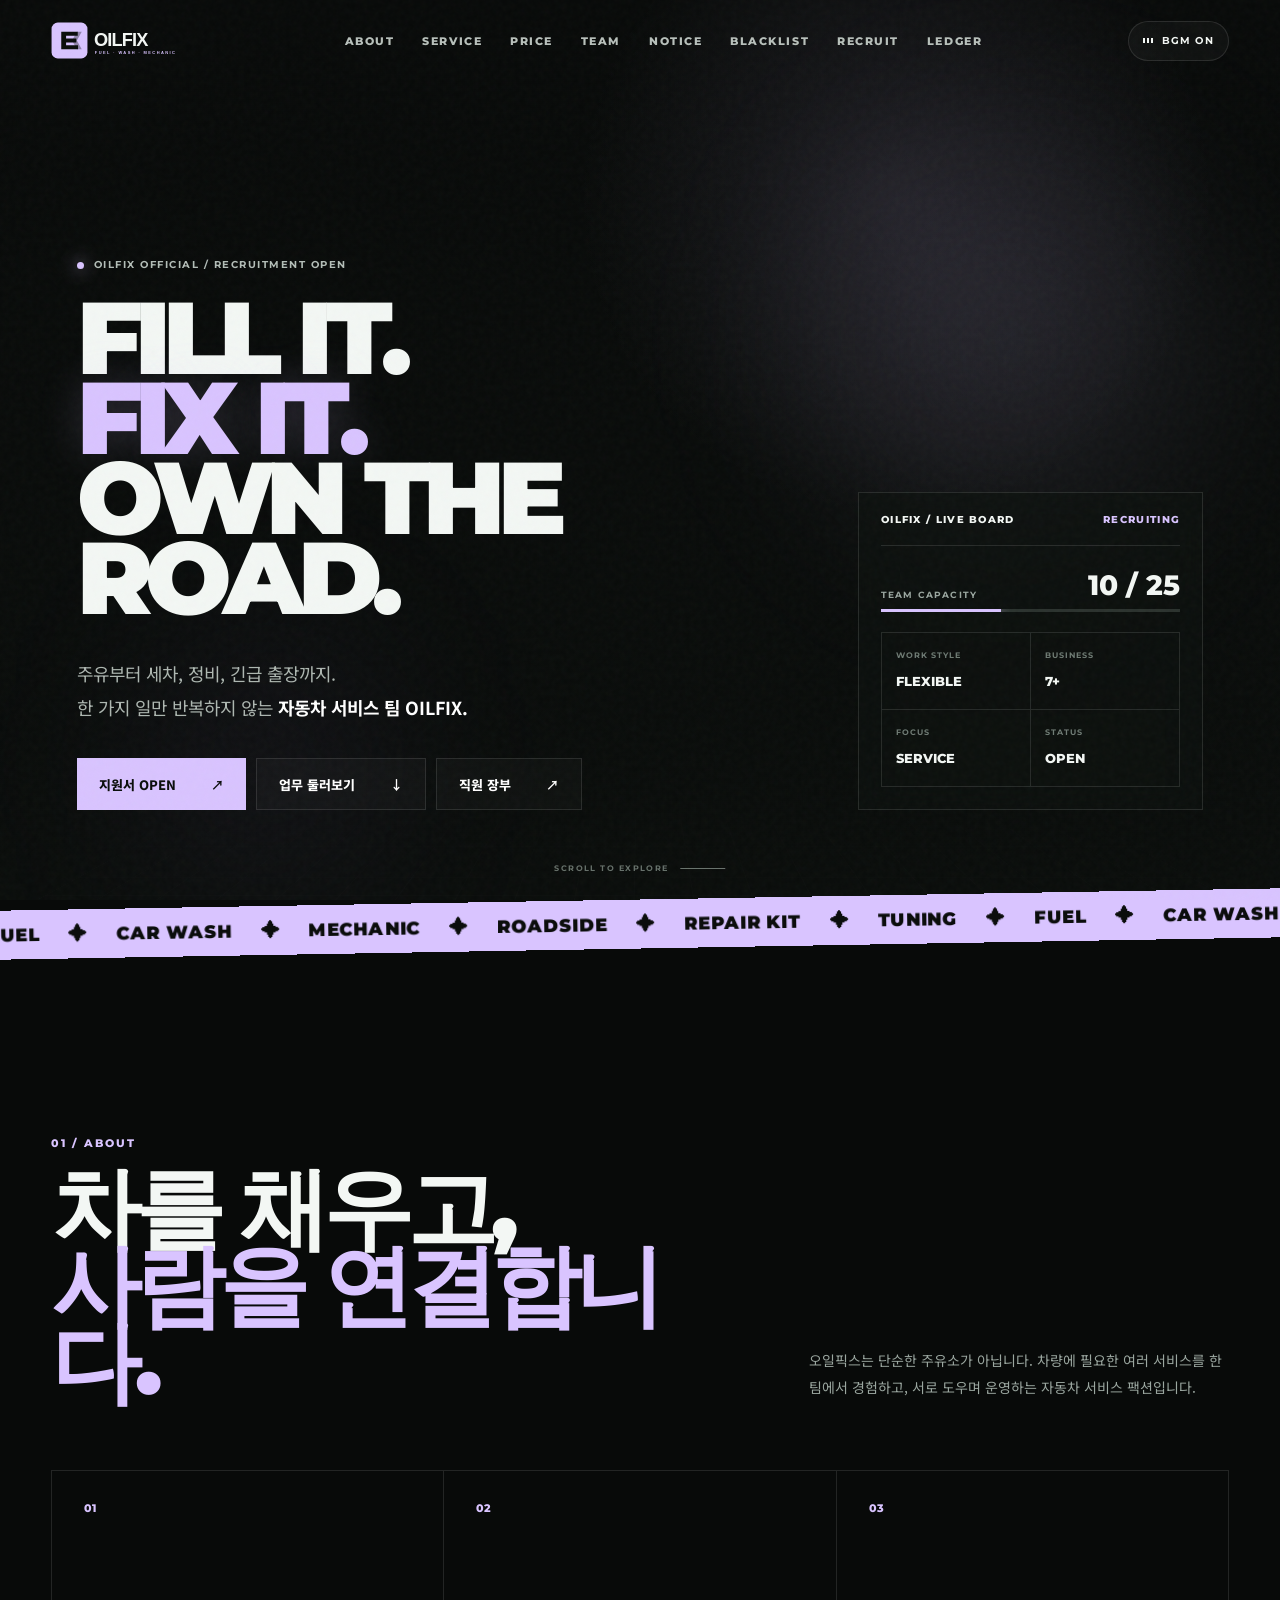
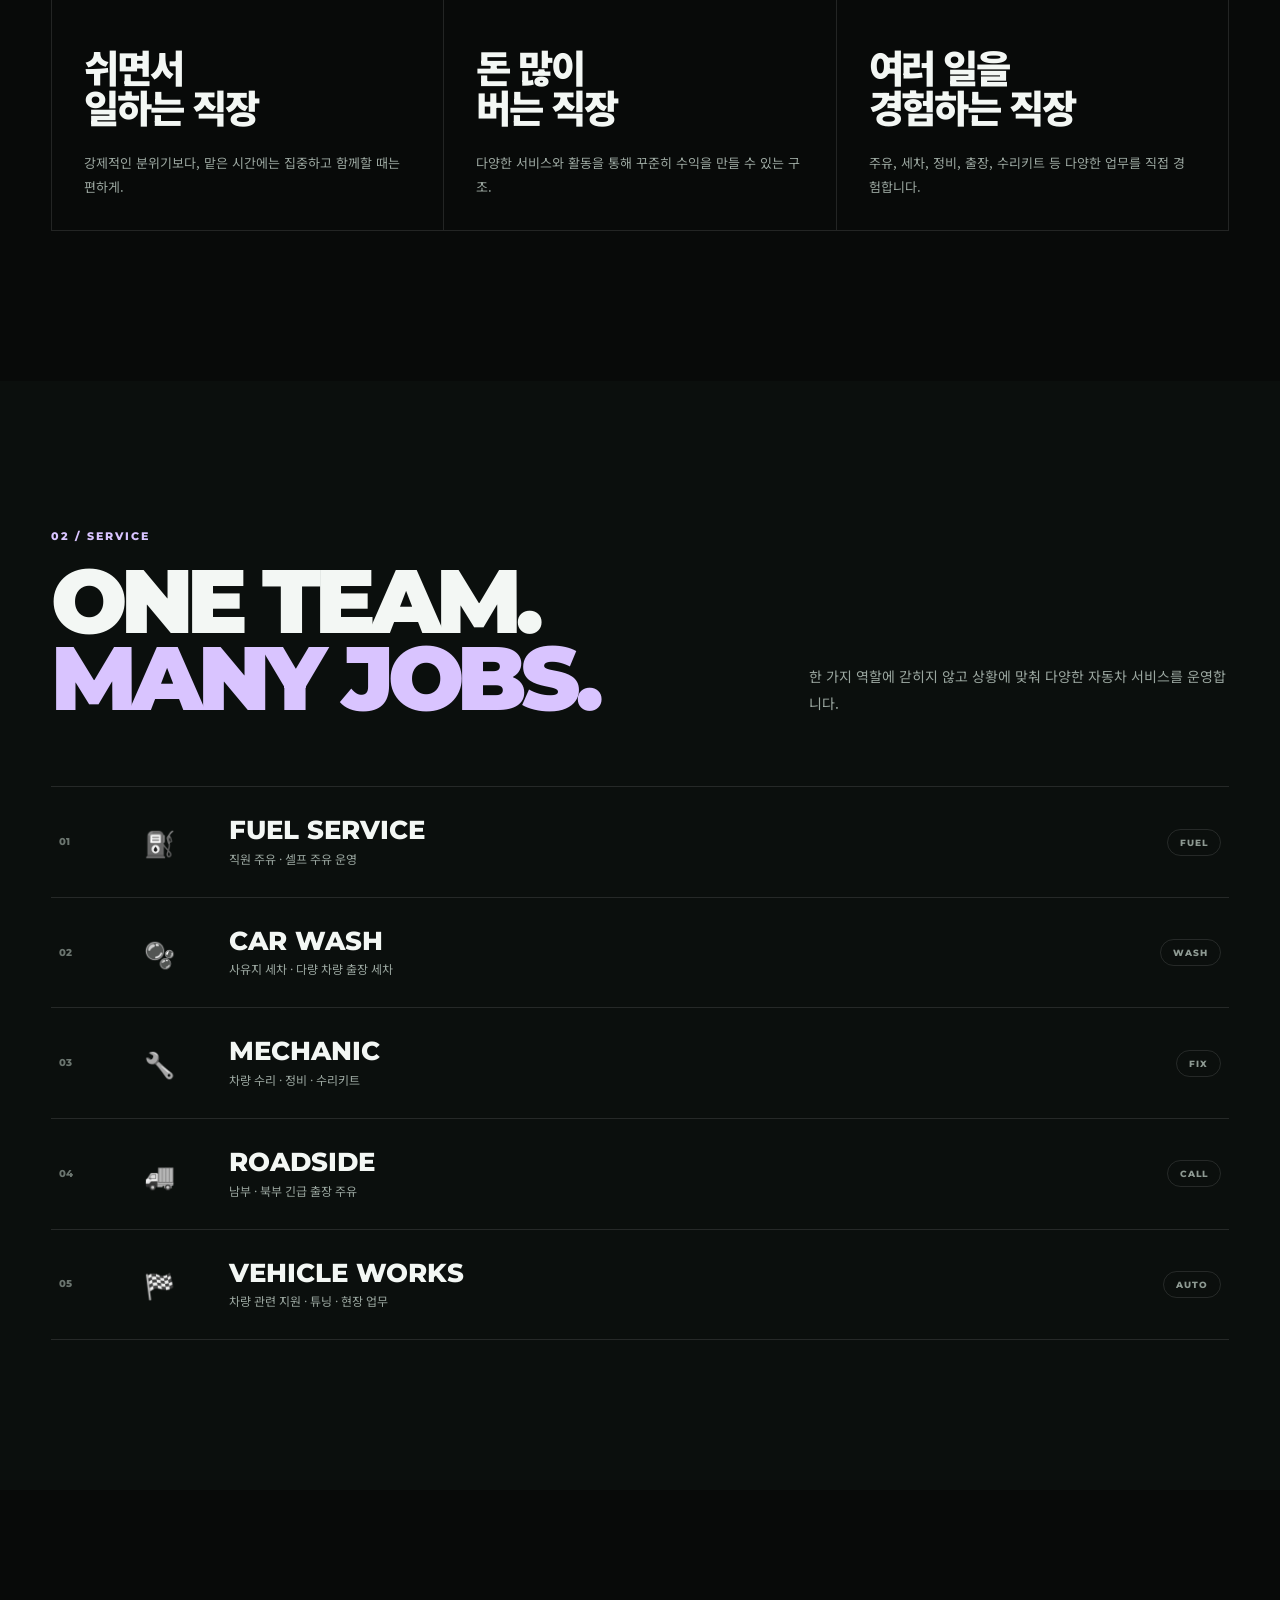
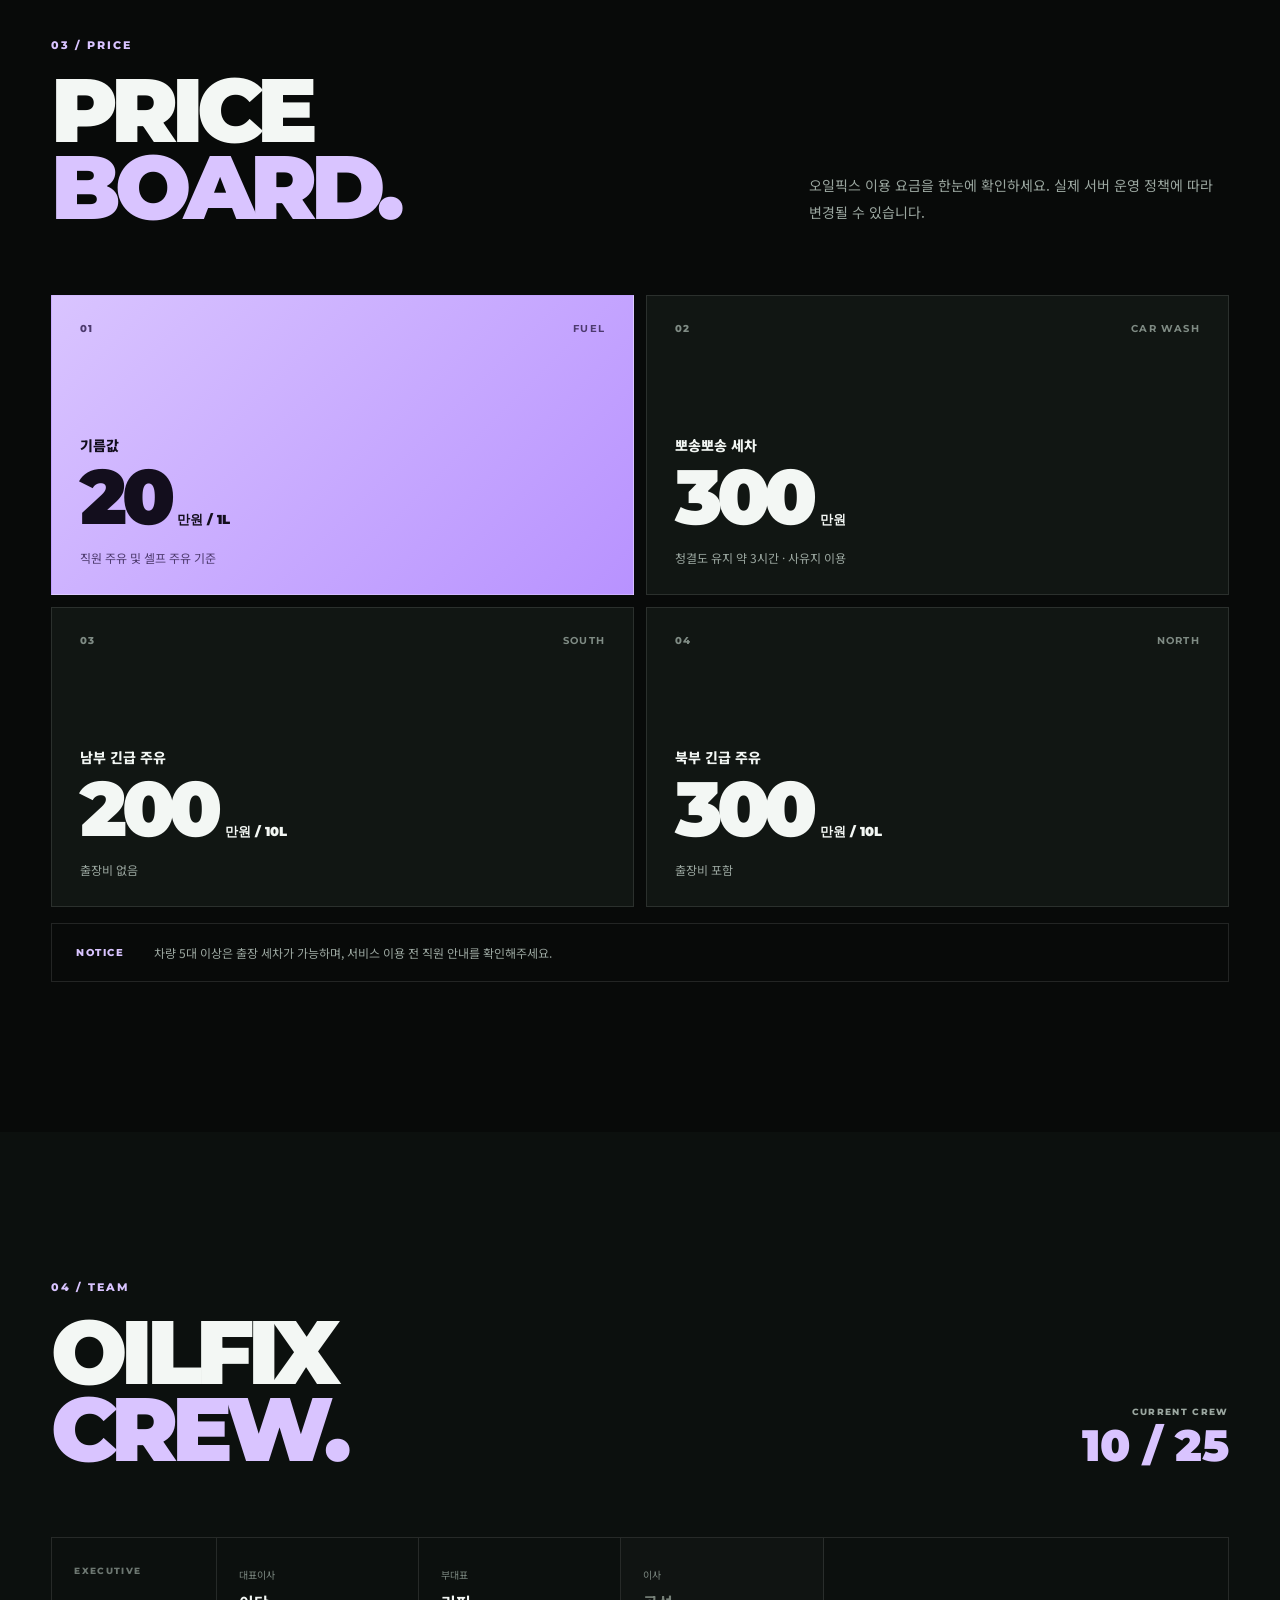
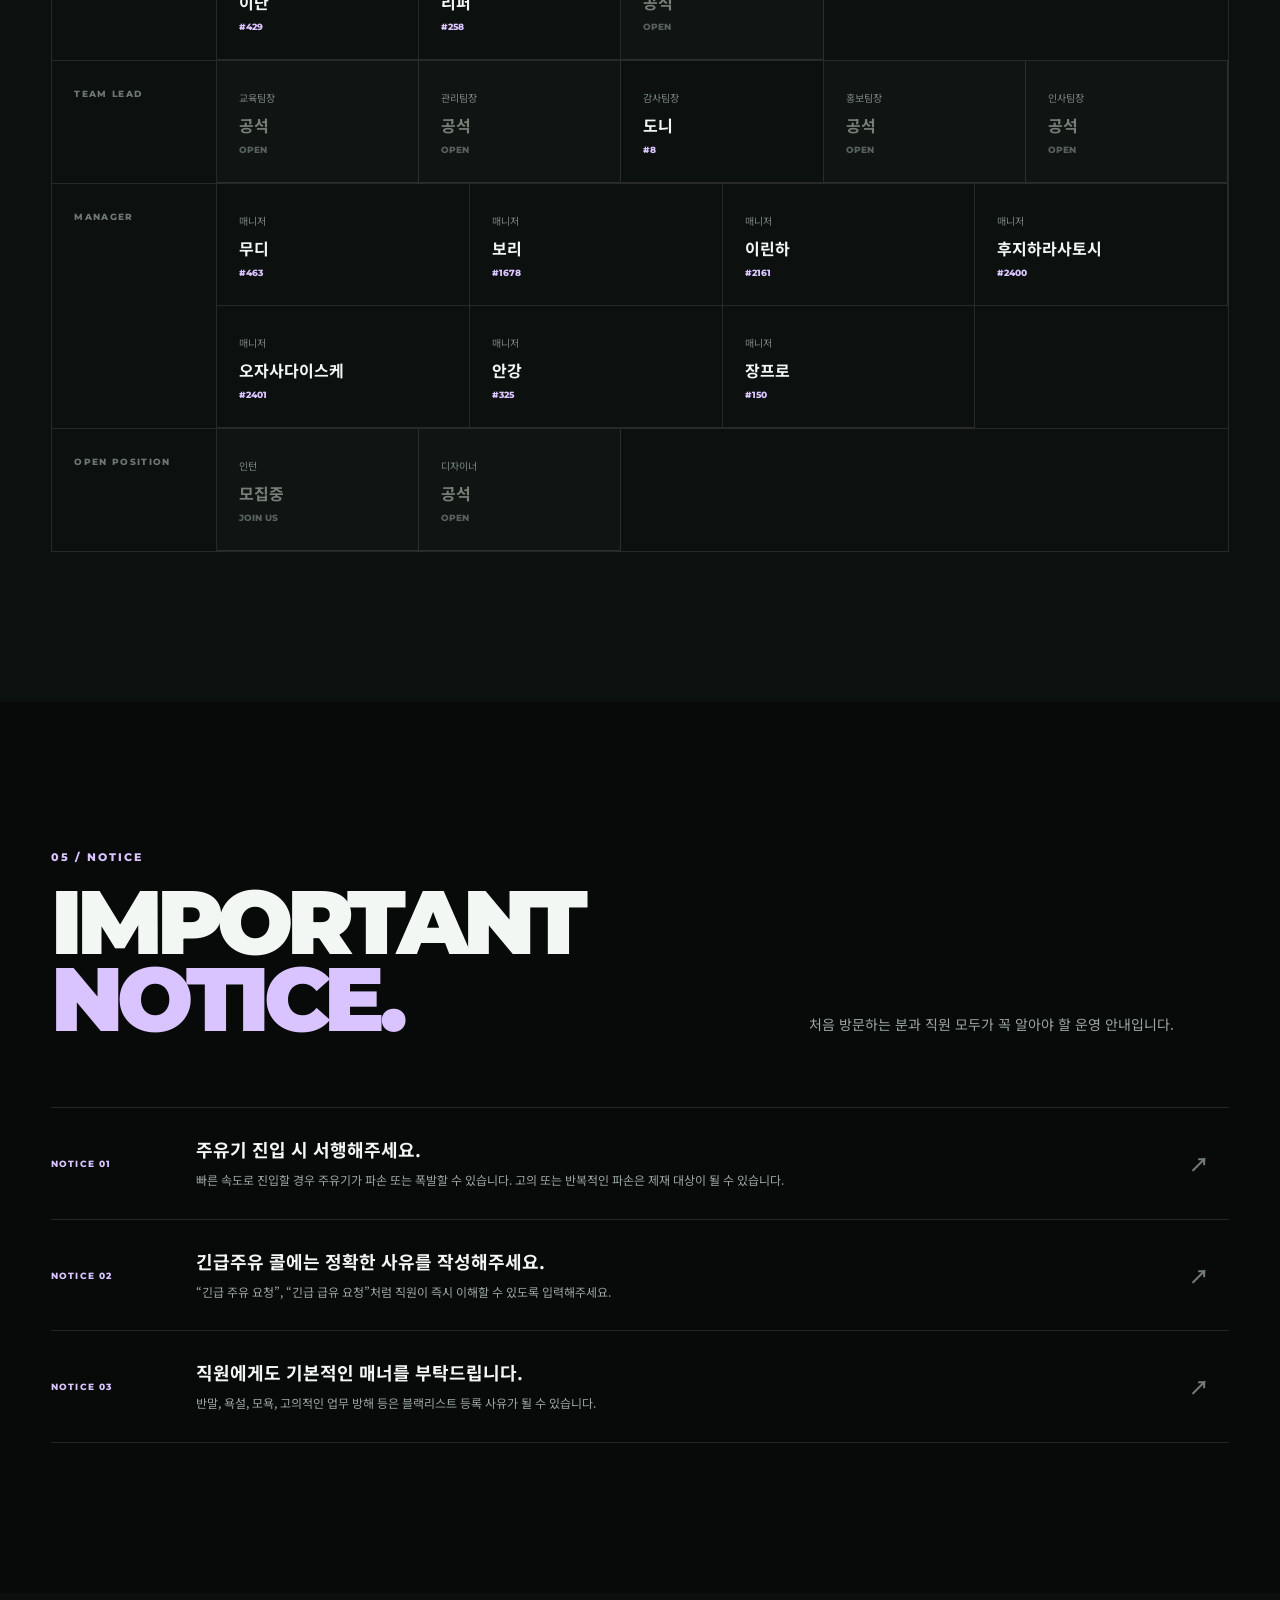
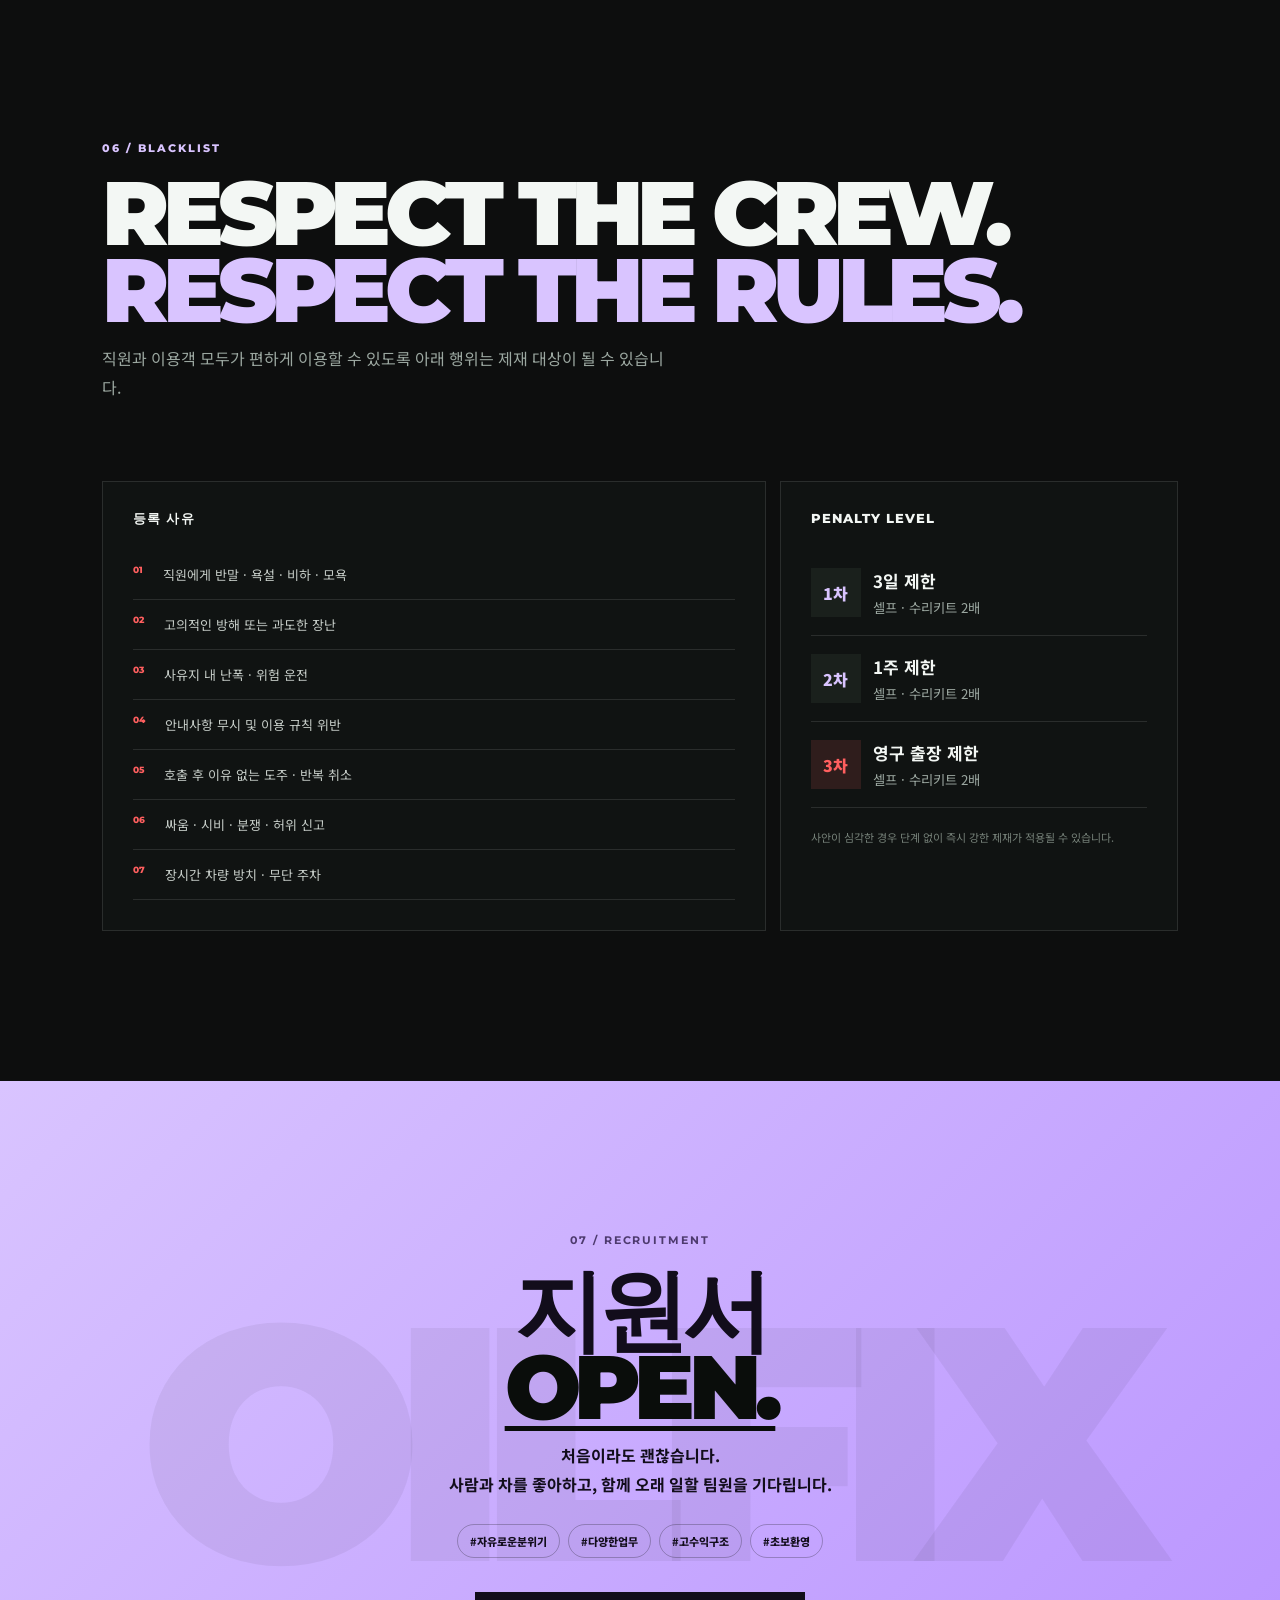
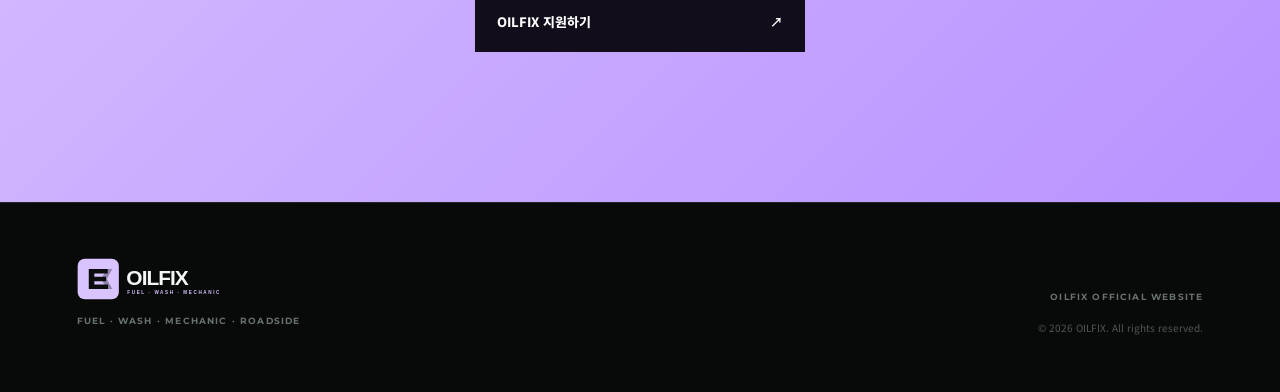
<file: index.html>
<!doctype html>
<html lang="ko">
<head>
  <meta charset="utf-8" />
  <meta name="viewport" content="width=device-width, initial-scale=1" />
  <meta name="theme-color" content="#0a0d0b" />
  <meta name="description" content="OILFIX 오일픽스 공식 홈페이지 — 주유 · 세차 · 정비 · 긴급 출장 · 직원 모집" />
  <title>OILFIX | 오일픽스 공식 홈페이지</title>
  <link rel="icon" href="assets/favicon.svg" type="image/svg+xml" />
  <link rel="preconnect" href="https://fonts.googleapis.com">
  <link rel="preconnect" href="https://fonts.gstatic.com" crossorigin>
  <link href="https://fonts.googleapis.com/css2?family=Black+Han+Sans&family=Montserrat:wght@500;600;700;800;900&family=Noto+Sans+KR:wght@400;500;600;700;800;900&display=swap" rel="stylesheet">
  <link rel="stylesheet" href="styles.css" />
</head>
<body>
  <div class="noise" aria-hidden="true"></div>
  <div class="scroll-progress" id="scrollProgress"></div>

  <header class="topbar">
    <a class="brand" href="#home" aria-label="오일픽스 홈">
      <img src="assets/logo.svg" alt="OILFIX" />
    </a>
    <nav class="desktop-nav" aria-label="메인 메뉴">
      <a href="#about">ABOUT</a>
      <a href="#services">SERVICE</a>
      <a href="#price">PRICE</a>
      <a href="#team">TEAM</a>
      <a href="#notice">NOTICE</a>
      <a href="#blacklist">BLACKLIST</a>
      <a href="#recruit">RECRUIT</a>
    </nav>
    <div class="top-actions">
      <button class="audio-btn" id="audioBtn" type="button" aria-pressed="false">
        <span class="audio-bars"><i></i><i></i><i></i></span>
        <span id="audioLabel">BGM ON</span>
      </button>
      <button class="menu-btn" id="menuBtn" type="button" aria-label="메뉴 열기">
        <span></span><span></span>
      </button>
    </div>
  </header>

  <aside class="mobile-menu" id="mobileMenu" aria-hidden="true">
    <button class="mobile-close" id="mobileClose" aria-label="메뉴 닫기">×</button>
    <div class="mobile-menu-inner">
      <p class="eyebrow">OILFIX / NAVIGATION</p>
      <a href="#about">ABOUT <span>01</span></a>
      <a href="#services">SERVICE <span>02</span></a>
      <a href="#price">PRICE <span>03</span></a>
      <a href="#team">TEAM <span>04</span></a>
      <a href="#notice">NOTICE <span>05</span></a>
      <a href="#blacklist">BLACKLIST <span>06</span></a>
      <a href="#recruit">RECRUIT <span>07</span></a>
    </div>
  </aside>

  <main>
    <section class="hero" id="home">
      <div class="hero-grid" aria-hidden="true"></div>
      <div class="hero-glow hero-glow-a" aria-hidden="true"></div>
      <div class="hero-glow hero-glow-b" aria-hidden="true"></div>

      <div class="hero-content reveal">
        <div class="hero-kicker">
          <span class="live-dot"></span>
          <span>OILFIX OFFICIAL / RECRUITMENT OPEN</span>
        </div>
        <h1>
          <span class="line">FILL IT.</span>
          <span class="line accent">FIX IT.</span>
          <span class="line">OWN THE ROAD.</span>
        </h1>
        <p class="hero-copy">
          주유부터 세차, 정비, 긴급 출장까지.<br />
          한 가지 일만 반복하지 않는 <strong>자동차 서비스 팀 OILFIX.</strong>
        </p>

        <div class="hero-cta">
          <button class="btn btn-primary" data-open-apply>
            <span>지원서 OPEN</span><b>↗</b>
          </button>
          <a class="btn btn-ghost" href="#services">
            <span>업무 둘러보기</span><b>↓</b>
          </a>
        </div>
      </div>

      <div class="hero-side-card reveal delay-1">
        <div class="card-head">
          <span>OILFIX / LIVE BOARD</span>
          <span class="status">RECRUITING</span>
        </div>
        <div class="meter-wrap">
          <div class="meter-label"><span>TEAM CAPACITY</span><strong>10 / 25</strong></div>
          <div class="meter"><i style="width:40%"></i></div>
        </div>
        <div class="hero-mini-grid">
          <div><small>WORK STYLE</small><strong>FLEXIBLE</strong></div>
          <div><small>BUSINESS</small><strong>7+</strong></div>
          <div><small>FOCUS</small><strong>SERVICE</strong></div>
          <div><small>STATUS</small><strong>OPEN</strong></div>
        </div>
      </div>

      <div class="scroll-hint">
        <span>SCROLL TO EXPLORE</span>
        <i></i>
      </div>
    </section>

    <div class="ticker" aria-hidden="true">
      <div class="ticker-track">
        <span>FUEL</span><b>✦</b><span>CAR WASH</span><b>✦</b><span>MECHANIC</span><b>✦</b>
        <span>ROADSIDE</span><b>✦</b><span>REPAIR KIT</span><b>✦</b><span>TUNING</span><b>✦</b>
        <span>FUEL</span><b>✦</b><span>CAR WASH</span><b>✦</b><span>MECHANIC</span><b>✦</b>
        <span>ROADSIDE</span><b>✦</b><span>REPAIR KIT</span><b>✦</b><span>TUNING</span><b>✦</b>
      </div>
    </div>

    <section class="section about" id="about">
      <div class="section-head reveal">
        <div>
          <p class="section-no">01 / ABOUT</p>
          <h2>차를 채우고,<br><span>사람을 연결합니다.</span></h2>
        </div>
        <p class="section-desc">
          오일픽스는 단순한 주유소가 아닙니다. 차량에 필요한 여러 서비스를
          한 팀에서 경험하고, 서로 도우며 운영하는 자동차 서비스 팩션입니다.
        </p>
      </div>

      <div class="manifesto-grid">
        <article class="manifesto-card reveal">
          <p>01</p>
          <h3>쉬면서<br>일하는 직장</h3>
          <span>강제적인 분위기보다, 맡은 시간에는 집중하고 함께할 때는 편하게.</span>
        </article>
        <article class="manifesto-card reveal delay-1">
          <p>02</p>
          <h3>돈 많이<br>버는 직장</h3>
          <span>다양한 서비스와 활동을 통해 꾸준히 수익을 만들 수 있는 구조.</span>
        </article>
        <article class="manifesto-card reveal delay-2">
          <p>03</p>
          <h3>여러 일을<br>경험하는 직장</h3>
          <span>주유, 세차, 정비, 출장, 수리키트 등 다양한 업무를 직접 경험합니다.</span>
        </article>
      </div>
    </section>

    <section class="section services" id="services">
      <div class="section-head reveal">
        <div>
          <p class="section-no">02 / SERVICE</p>
          <h2>ONE TEAM.<br><span>MANY JOBS.</span></h2>
        </div>
        <p class="section-desc">한 가지 역할에 갇히지 않고 상황에 맞춰 다양한 자동차 서비스를 운영합니다.</p>
      </div>

      <div class="service-list">
        <article class="service-row reveal">
          <div class="service-index">01</div>
          <div class="service-icon">⛽</div>
          <div><h3>FUEL SERVICE</h3><p>직원 주유 · 셀프 주유 운영</p></div>
          <span class="service-tag">FUEL</span>
        </article>
        <article class="service-row reveal">
          <div class="service-index">02</div>
          <div class="service-icon">🫧</div>
          <div><h3>CAR WASH</h3><p>사유지 세차 · 다량 차량 출장 세차</p></div>
          <span class="service-tag">WASH</span>
        </article>
        <article class="service-row reveal">
          <div class="service-index">03</div>
          <div class="service-icon">🔧</div>
          <div><h3>MECHANIC</h3><p>차량 수리 · 정비 · 수리키트</p></div>
          <span class="service-tag">FIX</span>
        </article>
        <article class="service-row reveal">
          <div class="service-index">04</div>
          <div class="service-icon">🚚</div>
          <div><h3>ROADSIDE</h3><p>남부 · 북부 긴급 출장 주유</p></div>
          <span class="service-tag">CALL</span>
        </article>
        <article class="service-row reveal">
          <div class="service-index">05</div>
          <div class="service-icon">🏁</div>
          <div><h3>VEHICLE WORKS</h3><p>차량 관련 지원 · 튜닝 · 현장 업무</p></div>
          <span class="service-tag">AUTO</span>
        </article>
      </div>
    </section>

    <section class="section price" id="price">
      <div class="section-head reveal">
        <div>
          <p class="section-no">03 / PRICE</p>
          <h2>PRICE<br><span>BOARD.</span></h2>
        </div>
        <p class="section-desc">오일픽스 이용 요금을 한눈에 확인하세요. 실제 서버 운영 정책에 따라 변경될 수 있습니다.</p>
      </div>

      <div class="price-grid">
        <article class="price-card featured reveal">
          <div class="price-top"><span>01</span><b>FUEL</b></div>
          <div class="price-name">기름값</div>
          <div class="price-value">20<small>만원 / 1L</small></div>
          <p>직원 주유 및 셀프 주유 기준</p>
        </article>
        <article class="price-card reveal delay-1">
          <div class="price-top"><span>02</span><b>CAR WASH</b></div>
          <div class="price-name">뽀송뽀송 세차</div>
          <div class="price-value">300<small>만원</small></div>
          <p>청결도 유지 약 3시간 · 사유지 이용</p>
        </article>
        <article class="price-card reveal">
          <div class="price-top"><span>03</span><b>SOUTH</b></div>
          <div class="price-name">남부 긴급 주유</div>
          <div class="price-value">200<small>만원 / 10L</small></div>
          <p>출장비 없음</p>
        </article>
        <article class="price-card reveal delay-1">
          <div class="price-top"><span>04</span><b>NORTH</b></div>
          <div class="price-name">북부 긴급 주유</div>
          <div class="price-value">300<small>만원 / 10L</small></div>
          <p>출장비 포함</p>
        </article>
      </div>

      <div class="price-note reveal">
        <strong>NOTICE</strong>
        <p>차량 5대 이상은 출장 세차가 가능하며, 서비스 이용 전 직원 안내를 확인해주세요.</p>
      </div>
    </section>

    <section class="section team" id="team">
      <div class="section-head reveal">
        <div>
          <p class="section-no">04 / TEAM</p>
          <h2>OILFIX<br><span>CREW.</span></h2>
        </div>
        <div class="team-total"><small>CURRENT CREW</small><strong>10 / 25</strong></div>
      </div>

      <div class="org-board reveal">
        <div class="org-tier executive">
          <div class="tier-label">EXECUTIVE</div>
          <div class="people">
            <div class="person"><span>대표이사</span><strong>이단</strong><small>#429</small></div>
            <div class="person"><span>부대표</span><strong>리퍼</strong><small>#258</small></div>
            <div class="person vacant"><span>이사</span><strong>공석</strong><small>OPEN</small></div>
          </div>
        </div>
        <div class="org-tier">
          <div class="tier-label">TEAM LEAD</div>
          <div class="people">
            <div class="person vacant"><span>교육팀장</span><strong>공석</strong><small>OPEN</small></div>
            <div class="person vacant"><span>관리팀장</span><strong>공석</strong><small>OPEN</small></div>
            <div class="person"><span>감사팀장</span><strong>도니</strong><small>#8</small></div>
            <div class="person vacant"><span>홍보팀장</span><strong>공석</strong><small>OPEN</small></div>
            <div class="person vacant"><span>인사팀장</span><strong>공석</strong><small>OPEN</small></div>
          </div>
        </div>
        <div class="org-tier">
          <div class="tier-label">MANAGER</div>
          <div class="people managers">
            <div class="person"><span>매니저</span><strong>무디</strong><small>#463</small></div>
            <div class="person"><span>매니저</span><strong>보리</strong><small>#1678</small></div>
            <div class="person"><span>매니저</span><strong>이린하</strong><small>#2161</small></div>
            <div class="person"><span>매니저</span><strong>후지하라사토시</strong><small>#2400</small></div>
            <div class="person"><span>매니저</span><strong>오자사다이스케</strong><small>#2401</small></div>
            <div class="person"><span>매니저</span><strong>안강</strong><small>#325</small></div>
            <div class="person"><span>매니저</span><strong>장프로</strong><small>#150</small></div>
          </div>
        </div>
        <div class="org-tier bottom-tier">
          <div class="tier-label">OPEN POSITION</div>
          <div class="people">
            <div class="person vacant"><span>인턴</span><strong>모집중</strong><small>JOIN US</small></div>
            <div class="person vacant"><span>디자이너</span><strong>공석</strong><small>OPEN</small></div>
          </div>
        </div>
      </div>
    </section>

    <section class="section notice" id="notice">
      <div class="section-head reveal">
        <div>
          <p class="section-no">05 / NOTICE</p>
          <h2>IMPORTANT<br><span>NOTICE.</span></h2>
        </div>
        <p class="section-desc">처음 방문하는 분과 직원 모두가 꼭 알아야 할 운영 안내입니다.</p>
      </div>

      <div class="notice-list">
        <article class="notice-item reveal">
          <span class="notice-date">NOTICE 01</span>
          <div><h3>주유기 진입 시 서행해주세요.</h3><p>빠른 속도로 진입할 경우 주유기가 파손 또는 폭발할 수 있습니다. 고의 또는 반복적인 파손은 제재 대상이 될 수 있습니다.</p></div>
          <b>↗</b>
        </article>
        <article class="notice-item reveal">
          <span class="notice-date">NOTICE 02</span>
          <div><h3>긴급주유 콜에는 정확한 사유를 작성해주세요.</h3><p>“긴급 주유 요청”, “긴급 급유 요청”처럼 직원이 즉시 이해할 수 있도록 입력해주세요.</p></div>
          <b>↗</b>
        </article>
        <article class="notice-item reveal">
          <span class="notice-date">NOTICE 03</span>
          <div><h3>직원에게도 기본적인 매너를 부탁드립니다.</h3><p>반말, 욕설, 모욕, 고의적인 업무 방해 등은 블랙리스트 등록 사유가 될 수 있습니다.</p></div>
          <b>↗</b>
        </article>
      </div>
    </section>

    <section class="section blacklist" id="blacklist">
      <div class="blacklist-head reveal">
        <p class="section-no">06 / BLACKLIST</p>
        <h2>RESPECT THE CREW.<br><span>RESPECT THE RULES.</span></h2>
        <p>직원과 이용객 모두가 편하게 이용할 수 있도록 아래 행위는 제재 대상이 될 수 있습니다.</p>
      </div>

      <div class="blacklist-grid">
        <div class="black-reasons reveal">
          <h3>등록 사유</h3>
          <ul>
            <li><span>01</span> 직원에게 반말 · 욕설 · 비하 · 모욕</li>
            <li><span>02</span> 고의적인 방해 또는 과도한 장난</li>
            <li><span>03</span> 사유지 내 난폭 · 위험 운전</li>
            <li><span>04</span> 안내사항 무시 및 이용 규칙 위반</li>
            <li><span>05</span> 호출 후 이유 없는 도주 · 반복 취소</li>
            <li><span>06</span> 싸움 · 시비 · 분쟁 · 허위 신고</li>
            <li><span>07</span> 장시간 차량 방치 · 무단 주차</li>
          </ul>
        </div>
        <div class="penalty-board reveal delay-1">
          <h3>PENALTY LEVEL</h3>
          <div class="penalty"><span>1차</span><strong>3일 제한</strong><small>셀프 · 수리키트 2배</small></div>
          <div class="penalty"><span>2차</span><strong>1주 제한</strong><small>셀프 · 수리키트 2배</small></div>
          <div class="penalty severe"><span>3차</span><strong>영구 출장 제한</strong><small>셀프 · 수리키트 2배</small></div>
          <p>사안이 심각한 경우 단계 없이 즉시 강한 제재가 적용될 수 있습니다.</p>
        </div>
      </div>
    </section>

    <section class="section recruit" id="recruit">
      <div class="recruit-bg" aria-hidden="true">OILFIX</div>
      <div class="recruit-inner reveal">
        <p class="section-no">07 / RECRUITMENT</p>
        <h2>지원서<br><span>OPEN.</span></h2>
        <p>
          처음이라도 괜찮습니다.<br>
          사람과 차를 좋아하고, 함께 오래 일할 팀원을 기다립니다.
        </p>
        <div class="recruit-tags">
          <span>#자유로운분위기</span>
          <span>#다양한업무</span>
          <span>#고수익구조</span>
          <span>#초보환영</span>
        </div>
        <button class="btn btn-primary btn-large" data-open-apply>
          <span>OILFIX 지원하기</span><b>↗</b>
        </button>
      </div>
    </section>
  </main>

  <footer>
    <div>
      <img src="assets/logo.svg" alt="OILFIX" />
      <p>FUEL · WASH · MECHANIC · ROADSIDE</p>
    </div>
    <div class="footer-right">
      <p>OILFIX OFFICIAL WEBSITE</p>
      <small>© 2026 OILFIX. All rights reserved.</small>
    </div>
  </footer>

  <div class="modal" id="applyModal" aria-hidden="true">
    <div class="modal-backdrop" data-close-modal></div>
    <div class="modal-card" role="dialog" aria-modal="true" aria-labelledby="applyTitle">
      <button class="modal-close" data-close-modal aria-label="닫기">×</button>
      <p class="eyebrow">OILFIX / APPLICATION</p>
      <h2 id="applyTitle">지원서가<br><span>열려있습니다.</span></h2>
      <p>아래 버튼에 실제 지원서 주소를 연결하면 지원자가 바로 이동할 수 있습니다.</p>
      <div class="modal-info">
        <div><small>RECRUIT</small><strong>인턴 · 디자이너 · 운영 인원</strong></div>
        <div><small>STATUS</small><strong>OPEN</strong></div>
      </div>
      <a class="btn btn-primary btn-full" id="applicationLink" href="#" target="_blank" rel="noopener">
        <span>지원서로 이동</span><b>↗</b>
      </a>
      <small class="modal-help">※ 링크가 아직 설정되지 않은 경우 안내 메시지가 표시됩니다.</small>
    </div>
  </div>

  <div class="toast" id="toast" role="status" aria-live="polite"></div>
  <audio id="bgm" src="assets/oilfix-bgm.mp3" preload="none" loop></audio>

  <script src="site-config.js"></script>
  <script src="script.js"></script>
</body>
</html>
</file>
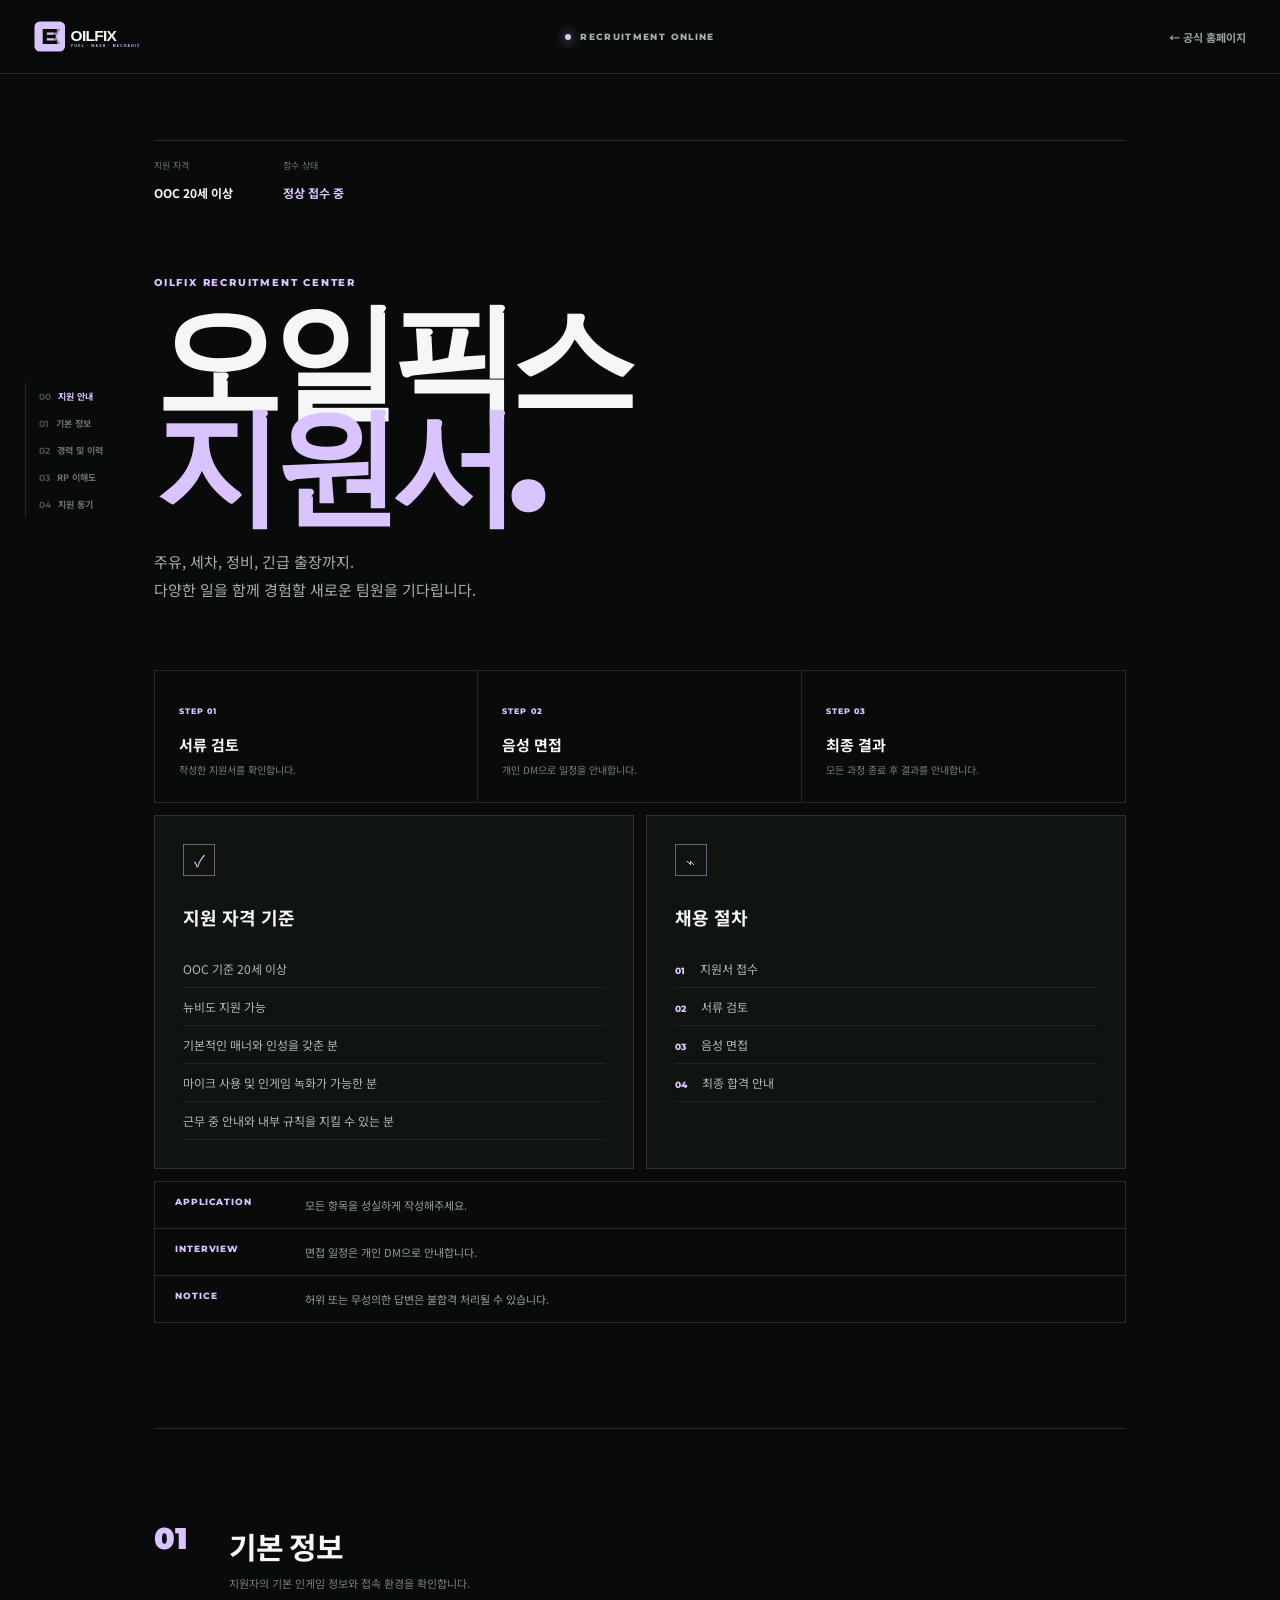
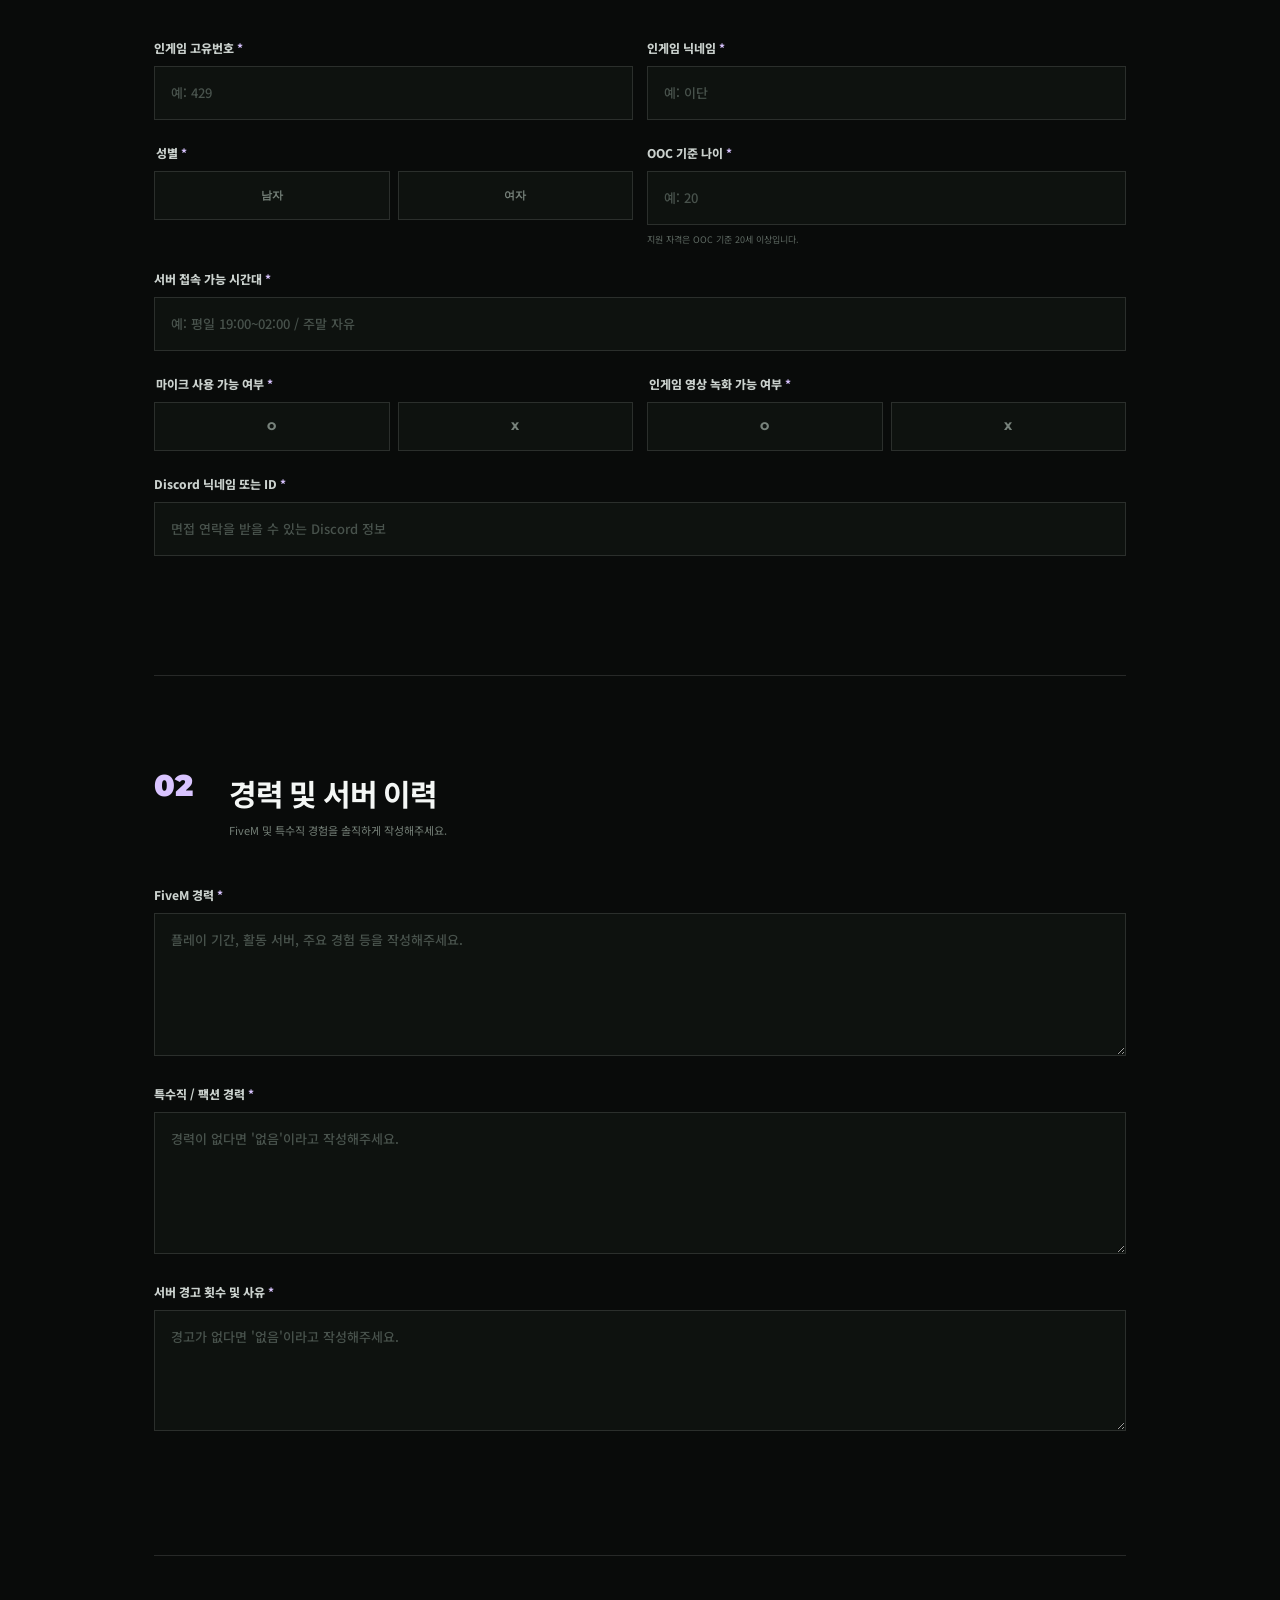
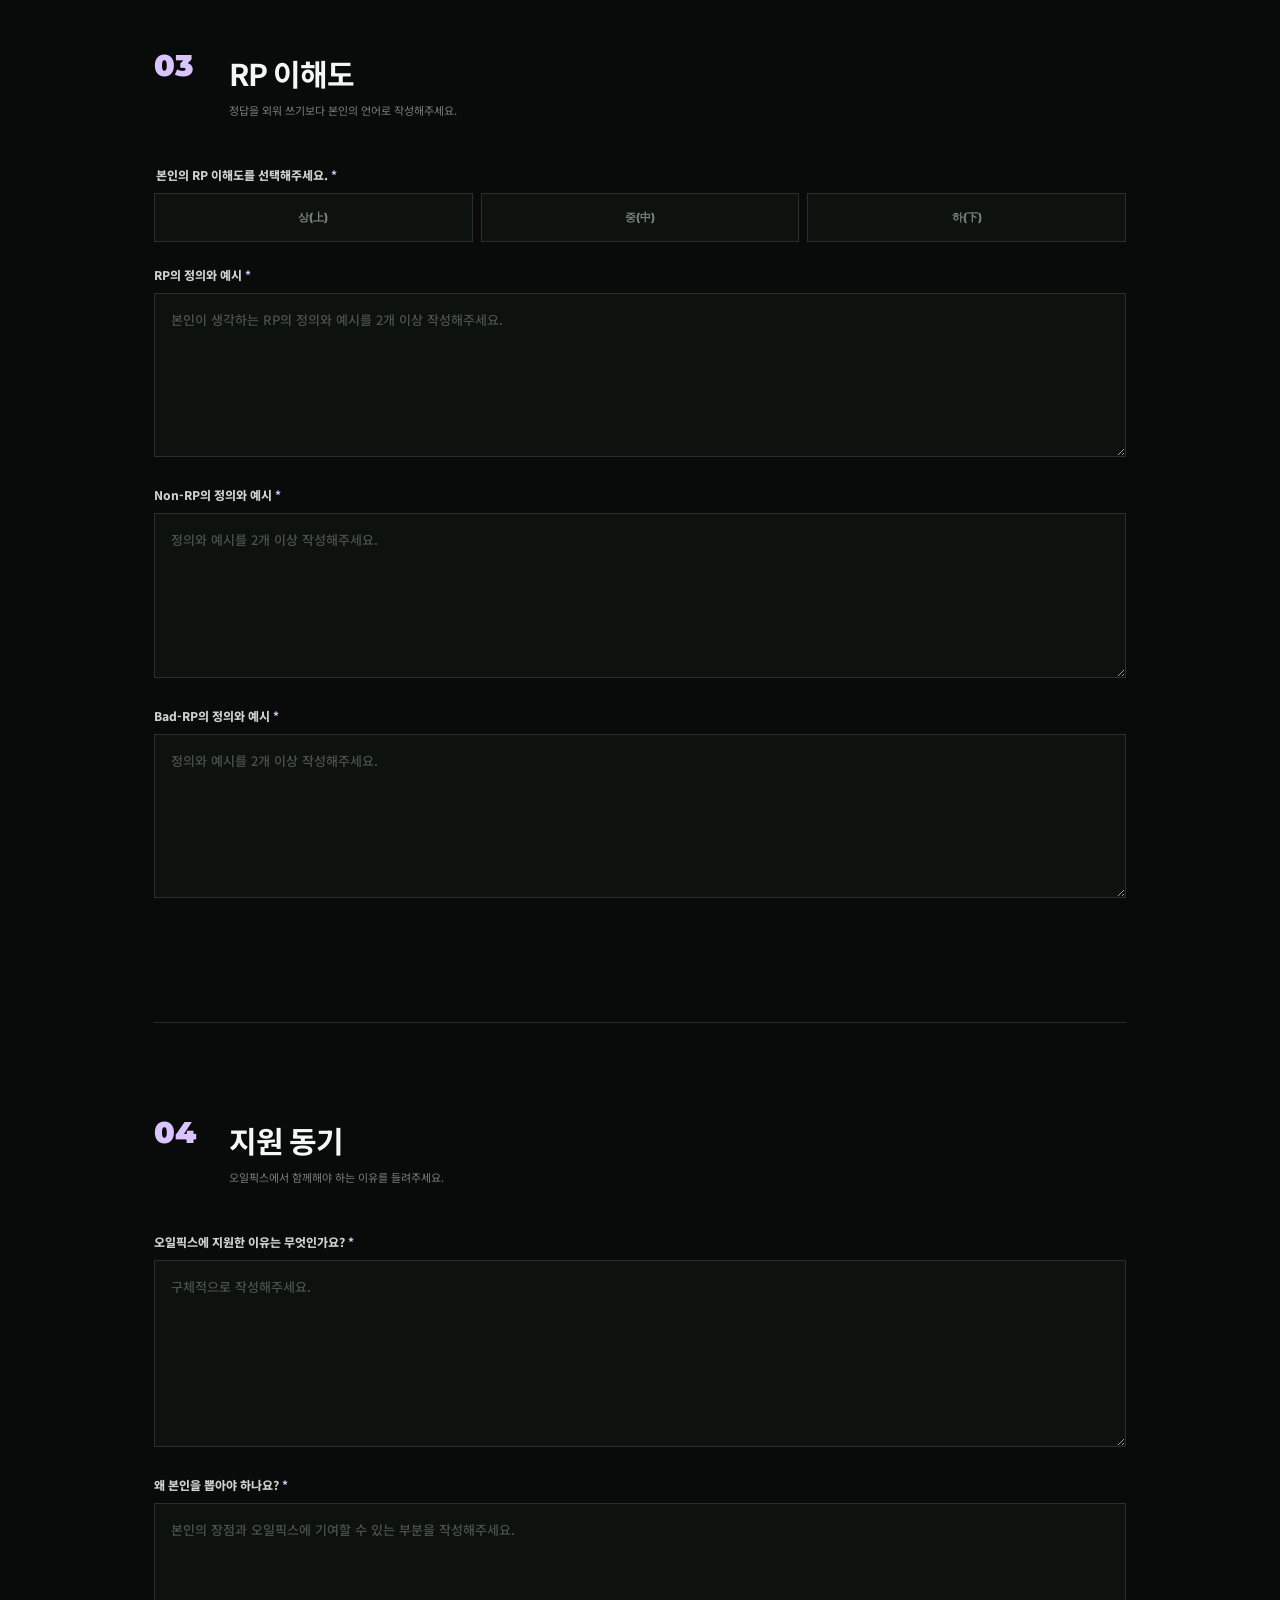
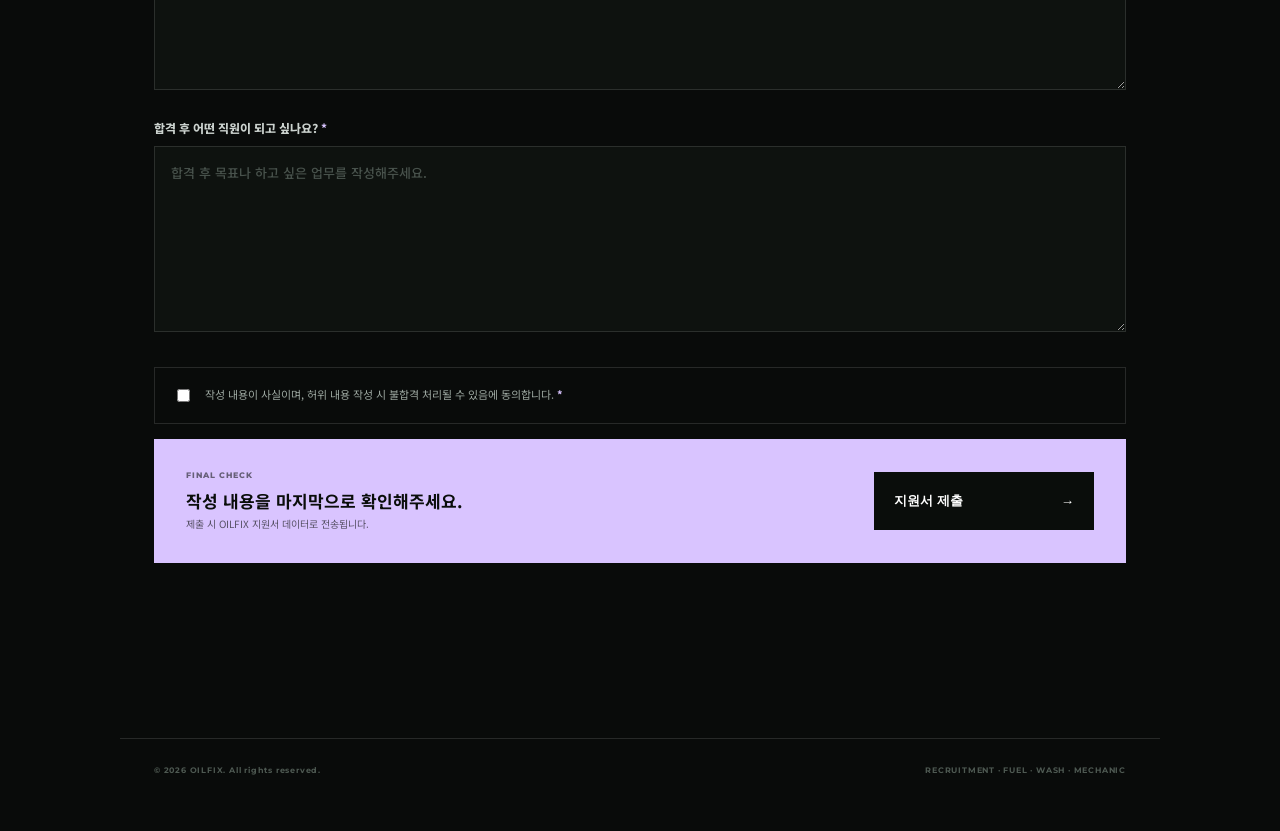
<file: apply.html>
<!doctype html>
<html lang="ko">
<head>
  <meta charset="utf-8" />
  <meta name="viewport" content="width=device-width, initial-scale=1" />
  <meta name="theme-color" content="#090b0a" />
  <meta name="description" content="OILFIX 오일픽스 신규 직원 지원서" />
  <title>OILFIX · 지원서</title>
  <link rel="icon" href="assets/favicon.svg" type="image/svg+xml" />
  <link rel="preconnect" href="https://fonts.googleapis.com">
  <link rel="preconnect" href="https://fonts.gstatic.com" crossorigin>
  <link href="https://fonts.googleapis.com/css2?family=Montserrat:wght@600;700;800;900&family=Noto+Sans+KR:wght@400;500;600;700;800;900&display=swap" rel="stylesheet">
  <link rel="stylesheet" href="apply.css" />
</head>
<body>
  <div class="progress" id="pageProgress"></div>

  <header class="apply-header">
    <a href="index.html" class="apply-brand">
      <img src="assets/logo.svg" alt="OILFIX">
    </a>
    <div class="header-status">
      <span class="live"></span>
      <span>RECRUITMENT ONLINE</span>
    </div>
    <a href="index.html" class="back-link">← 공식 홈페이지</a>
  </header>

  <aside class="side-nav" aria-label="지원서 목차">
    <a href="#guide"><span>00</span>지원 안내</a>
    <a href="#basic"><span>01</span>기본 정보</a>
    <a href="#career"><span>02</span>경력 및 이력</a>
    <a href="#rp"><span>03</span>RP 이해도</a>
    <a href="#motive"><span>04</span>지원 동기</a>
  </aside>

  <main class="apply-main">
    <section class="apply-hero" id="guide">
      <div class="hero-meta">
        <div><small>지원 자격</small><strong>OOC 20세 이상</strong></div>
        <div><small>접수 상태</small><strong class="green">정상 접수 중</strong></div>
      </div>

      <div class="hero-title-wrap">
        <p class="eyebrow">OILFIX RECRUITMENT CENTER</p>
        <h1>오일픽스<br><span>지원서.</span></h1>
        <p class="lead">
          주유, 세차, 정비, 긴급 출장까지.<br>
          다양한 일을 함께 경험할 새로운 팀원을 기다립니다.
        </p>
      </div>

      <div class="process">
        <article><span>STEP 01</span><strong>서류 검토</strong><p>작성한 지원서를 확인합니다.</p></article>
        <article><span>STEP 02</span><strong>음성 면접</strong><p>개인 DM으로 일정을 안내합니다.</p></article>
        <article><span>STEP 03</span><strong>최종 결과</strong><p>모든 과정 종료 후 결과를 안내합니다.</p></article>
      </div>

      <div class="guide-grid">
        <article class="info-card">
          <span class="card-icon">✓</span>
          <h2>지원 자격 기준</h2>
          <ul>
            <li>OOC 기준 20세 이상</li>
            <li>뉴비도 지원 가능</li>
            <li>기본적인 매너와 인성을 갖춘 분</li>
            <li>마이크 사용 및 인게임 녹화가 가능한 분</li>
            <li>근무 중 안내와 내부 규칙을 지킬 수 있는 분</li>
          </ul>
        </article>
        <article class="info-card">
          <span class="card-icon">⌁</span>
          <h2>채용 절차</h2>
          <ol>
            <li><b>01</b> 지원서 접수</li>
            <li><b>02</b> 서류 검토</li>
            <li><b>03</b> 음성 면접</li>
            <li><b>04</b> 최종 합격 안내</li>
          </ol>
        </article>
      </div>

      <div class="notice-strip">
        <div><b>APPLICATION</b><span>모든 항목을 성실하게 작성해주세요.</span></div>
        <div><b>INTERVIEW</b><span>면접 일정은 개인 DM으로 안내합니다.</span></div>
        <div><b>NOTICE</b><span>허위 또는 무성의한 답변은 불합격 처리될 수 있습니다.</span></div>
      </div>
    </section>

    <form id="oilfixApplication" novalidate>
      <section class="form-section" id="basic">
        <div class="section-label">
          <span>01</span>
          <div><h2>기본 정보</h2><p>지원자의 기본 인게임 정보와 접속 환경을 확인합니다.</p></div>
        </div>

        <div class="field-grid two">
          <label class="field">
            <span>인게임 고유번호 <b>*</b></span>
            <input name="gameId" required inputmode="numeric" placeholder="예: 429">
          </label>
          <label class="field">
            <span>인게임 닉네임 <b>*</b></span>
            <input name="nickname" required placeholder="예: 이단">
          </label>
        </div>

        <div class="field-grid two">
          <fieldset class="field choice-field">
            <legend>성별 <b>*</b></legend>
            <div class="choice-row">
              <label><input type="radio" name="gender" value="남자" required><span>남자</span></label>
              <label><input type="radio" name="gender" value="여자"><span>여자</span></label>
            </div>
          </fieldset>
          <label class="field">
            <span>OOC 기준 나이 <b>*</b></span>
            <input name="age" type="number" min="20" max="100" required placeholder="예: 20">
            <small>지원 자격은 OOC 기준 20세 이상입니다.</small>
          </label>
        </div>

        <label class="field">
          <span>서버 접속 가능 시간대 <b>*</b></span>
          <input name="availableTime" required placeholder="예: 평일 19:00~02:00 / 주말 자유">
        </label>

        <div class="field-grid two">
          <fieldset class="field choice-field">
            <legend>마이크 사용 가능 여부 <b>*</b></legend>
            <div class="choice-row">
              <label><input type="radio" name="microphone" value="O" required><span>O</span></label>
              <label><input type="radio" name="microphone" value="X"><span>X</span></label>
            </div>
          </fieldset>
          <fieldset class="field choice-field">
            <legend>인게임 영상 녹화 가능 여부 <b>*</b></legend>
            <div class="choice-row">
              <label><input type="radio" name="recording" value="O" required><span>O</span></label>
              <label><input type="radio" name="recording" value="X"><span>X</span></label>
            </div>
          </fieldset>
        </div>

        <label class="field">
          <span>Discord 닉네임 또는 ID <b>*</b></span>
          <input name="discord" required placeholder="면접 연락을 받을 수 있는 Discord 정보">
        </label>
      </section>

      <section class="form-section" id="career">
        <div class="section-label">
          <span>02</span>
          <div><h2>경력 및 서버 이력</h2><p>FiveM 및 특수직 경험을 솔직하게 작성해주세요.</p></div>
        </div>

        <label class="field">
          <span>FiveM 경력 <b>*</b></span>
          <textarea name="fivemCareer" required rows="5" placeholder="플레이 기간, 활동 서버, 주요 경험 등을 작성해주세요."></textarea>
        </label>
        <label class="field">
          <span>특수직 / 팩션 경력 <b>*</b></span>
          <textarea name="factionCareer" required rows="5" placeholder="경력이 없다면 '없음'이라고 작성해주세요."></textarea>
        </label>
        <label class="field">
          <span>서버 경고 횟수 및 사유 <b>*</b></span>
          <textarea name="warnings" required rows="4" placeholder="경고가 없다면 '없음'이라고 작성해주세요."></textarea>
        </label>
      </section>

      <section class="form-section" id="rp">
        <div class="section-label">
          <span>03</span>
          <div><h2>RP 이해도</h2><p>정답을 외워 쓰기보다 본인의 언어로 작성해주세요.</p></div>
        </div>

        <fieldset class="field choice-field">
          <legend>본인의 RP 이해도를 선택해주세요. <b>*</b></legend>
          <div class="choice-row three">
            <label><input type="radio" name="rpLevel" value="상" required><span>상(上)</span></label>
            <label><input type="radio" name="rpLevel" value="중"><span>중(中)</span></label>
            <label><input type="radio" name="rpLevel" value="하"><span>하(下)</span></label>
          </div>
        </fieldset>

        <label class="field">
          <span>RP의 정의와 예시 <b>*</b></span>
          <textarea name="rpDefinition" required rows="6" placeholder="본인이 생각하는 RP의 정의와 예시를 2개 이상 작성해주세요."></textarea>
        </label>
        <label class="field">
          <span>Non-RP의 정의와 예시 <b>*</b></span>
          <textarea name="nonRpDefinition" required rows="6" placeholder="정의와 예시를 2개 이상 작성해주세요."></textarea>
        </label>
        <label class="field">
          <span>Bad-RP의 정의와 예시 <b>*</b></span>
          <textarea name="badRpDefinition" required rows="6" placeholder="정의와 예시를 2개 이상 작성해주세요."></textarea>
        </label>
      </section>

      <section class="form-section" id="motive">
        <div class="section-label">
          <span>04</span>
          <div><h2>지원 동기</h2><p>오일픽스에서 함께해야 하는 이유를 들려주세요.</p></div>
        </div>

        <label class="field">
          <span>오일픽스에 지원한 이유는 무엇인가요? <b>*</b></span>
          <textarea name="motive" required rows="7" placeholder="구체적으로 작성해주세요."></textarea>
        </label>
        <label class="field">
          <span>왜 본인을 뽑아야 하나요? <b>*</b></span>
          <textarea name="whyYou" required rows="7" placeholder="본인의 장점과 오일픽스에 기여할 수 있는 부분을 작성해주세요."></textarea>
        </label>
        <label class="field">
          <span>합격 후 어떤 직원이 되고 싶나요? <b>*</b></span>
          <textarea name="goal" required rows="7" placeholder="합격 후 목표나 하고 싶은 업무를 작성해주세요."></textarea>
        </label>

        <label class="agree">
          <input type="checkbox" name="agreement" required>
          <span>작성 내용이 사실이며, 허위 내용 작성 시 불합격 처리될 수 있음에 동의합니다. <b>*</b></span>
        </label>

        <div class="submit-zone">
          <div>
            <small>FINAL CHECK</small>
            <strong>작성 내용을 마지막으로 확인해주세요.</strong>
            <p id="submitDestination">제출 시 OILFIX 지원서 데이터로 전송됩니다.</p>
          </div>
          <button class="submit-btn" type="submit" id="submitBtn">
            <span>지원서 제출</span><b>→</b>
          </button>
        </div>
      </section>
    </form>
  </main>

  <footer class="apply-footer">
    <div>© 2026 OILFIX. All rights reserved.</div>
    <div>RECRUITMENT · FUEL · WASH · MECHANIC</div>
  </footer>

  <div class="result-modal" id="resultModal" aria-hidden="true">
    <div class="result-card">
      <div class="result-icon" id="resultIcon">✓</div>
      <p class="eyebrow">OILFIX RECRUITMENT</p>
      <h2 id="resultTitle">지원서 접수 완료</h2>
      <p id="resultMessage">지원해주셔서 감사합니다.<br>검토 후 안내드리겠습니다.</p>
      <button type="button" id="resultClose">확인</button>
    </div>
  </div>

  <script src="site-config.js"></script>
  <script src="apply.js"></script>
</body>
</html>
</file>
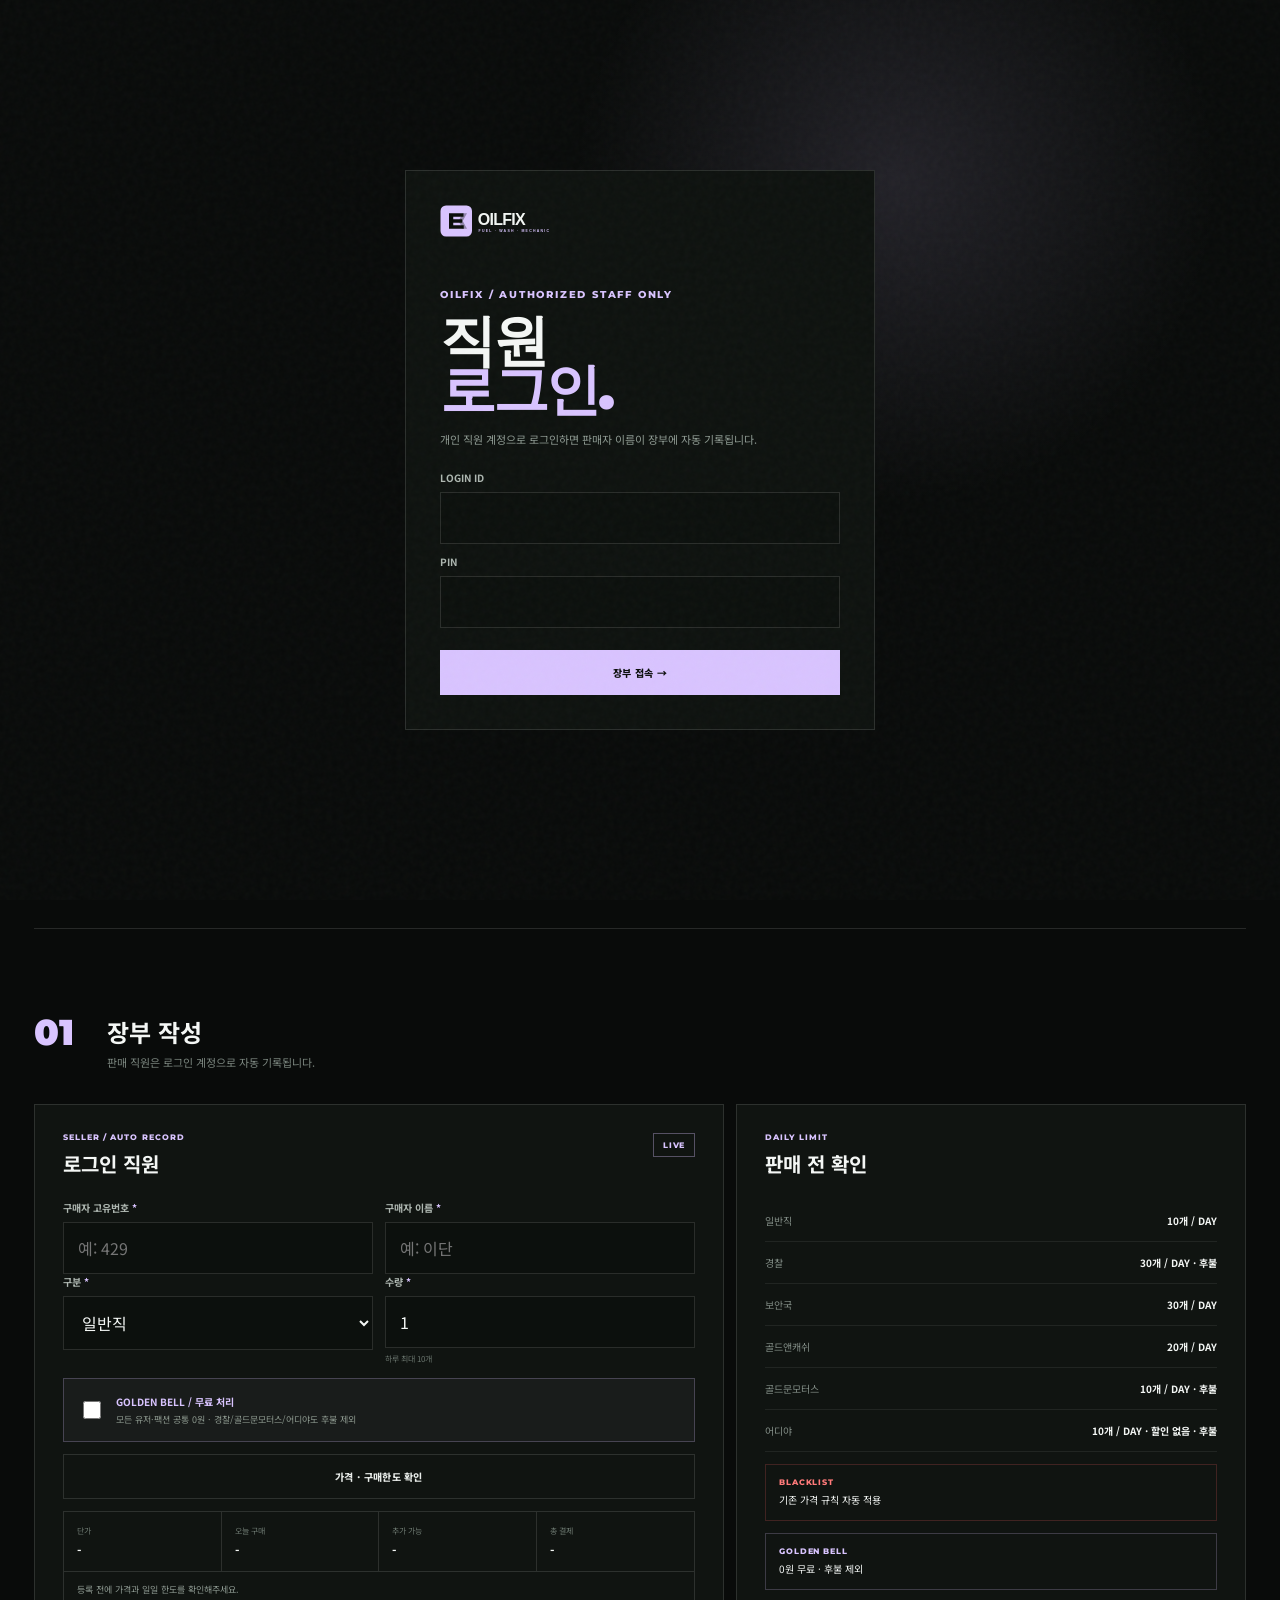
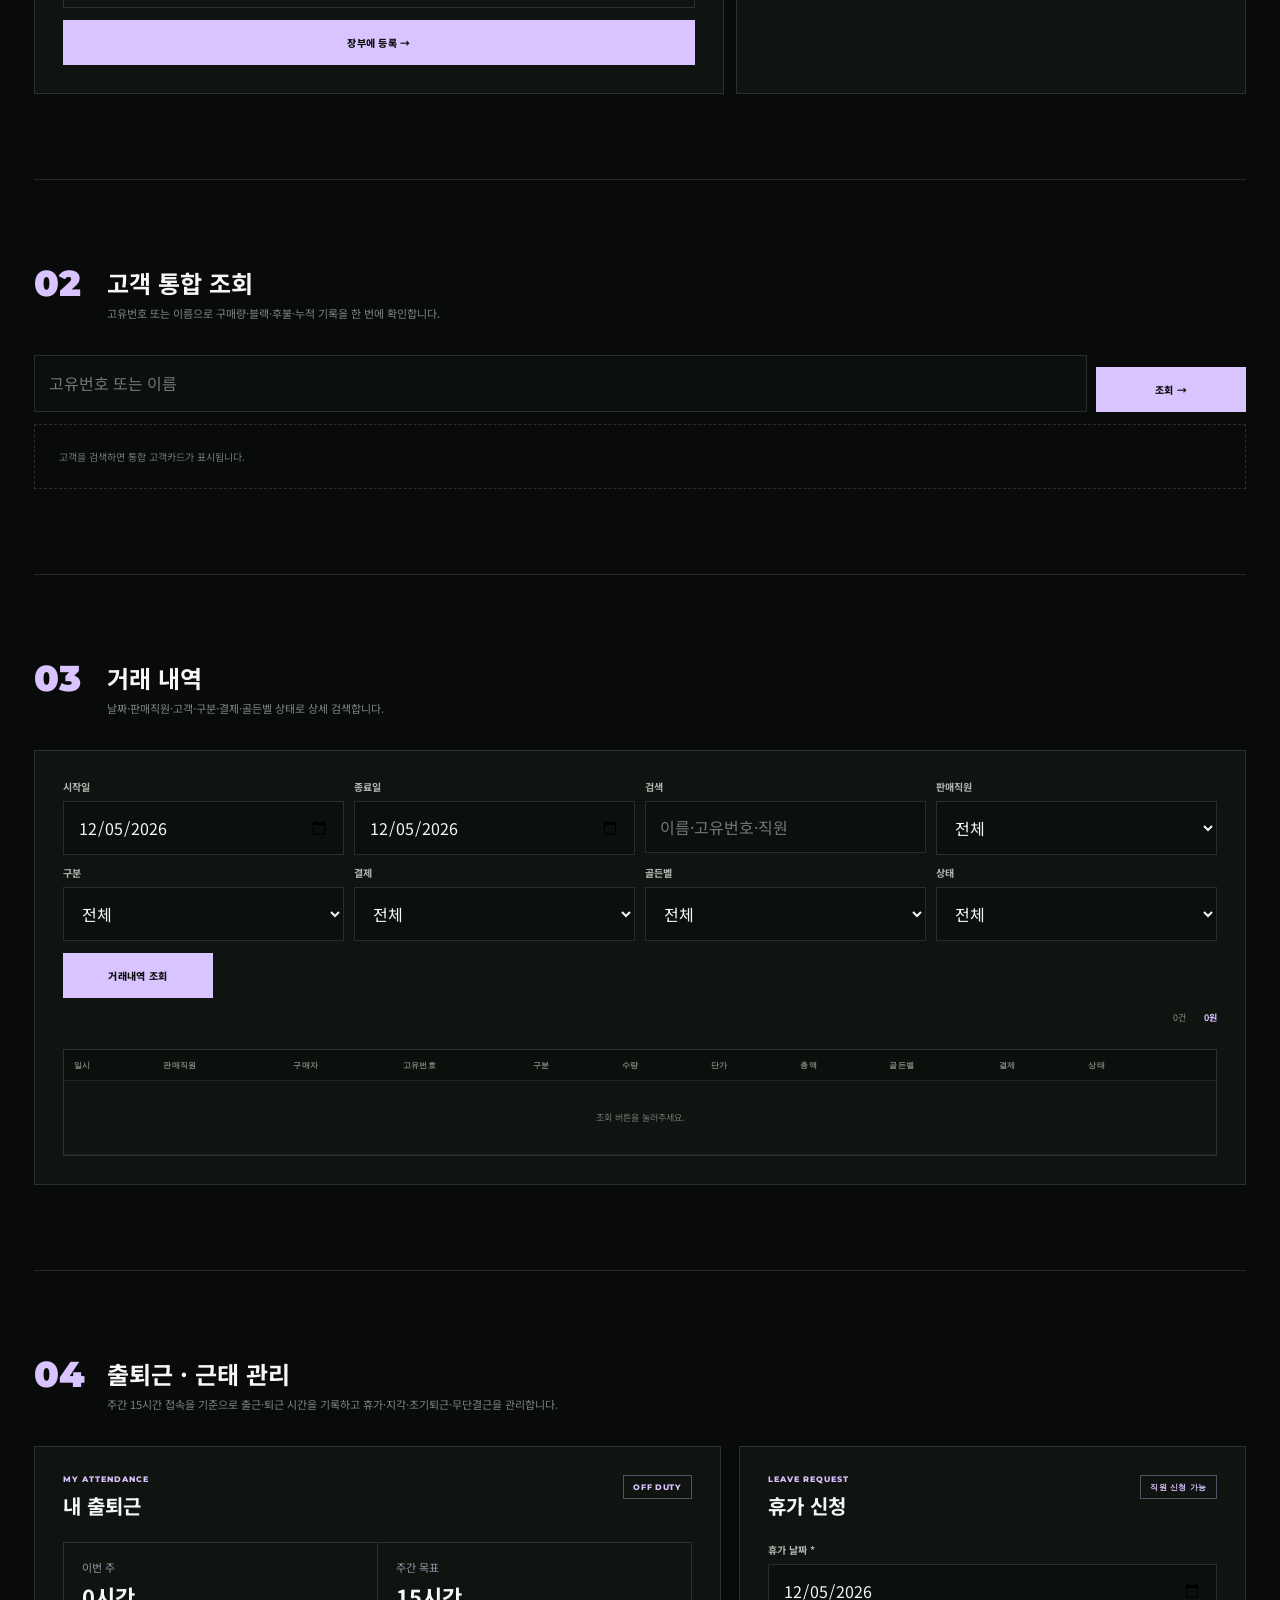
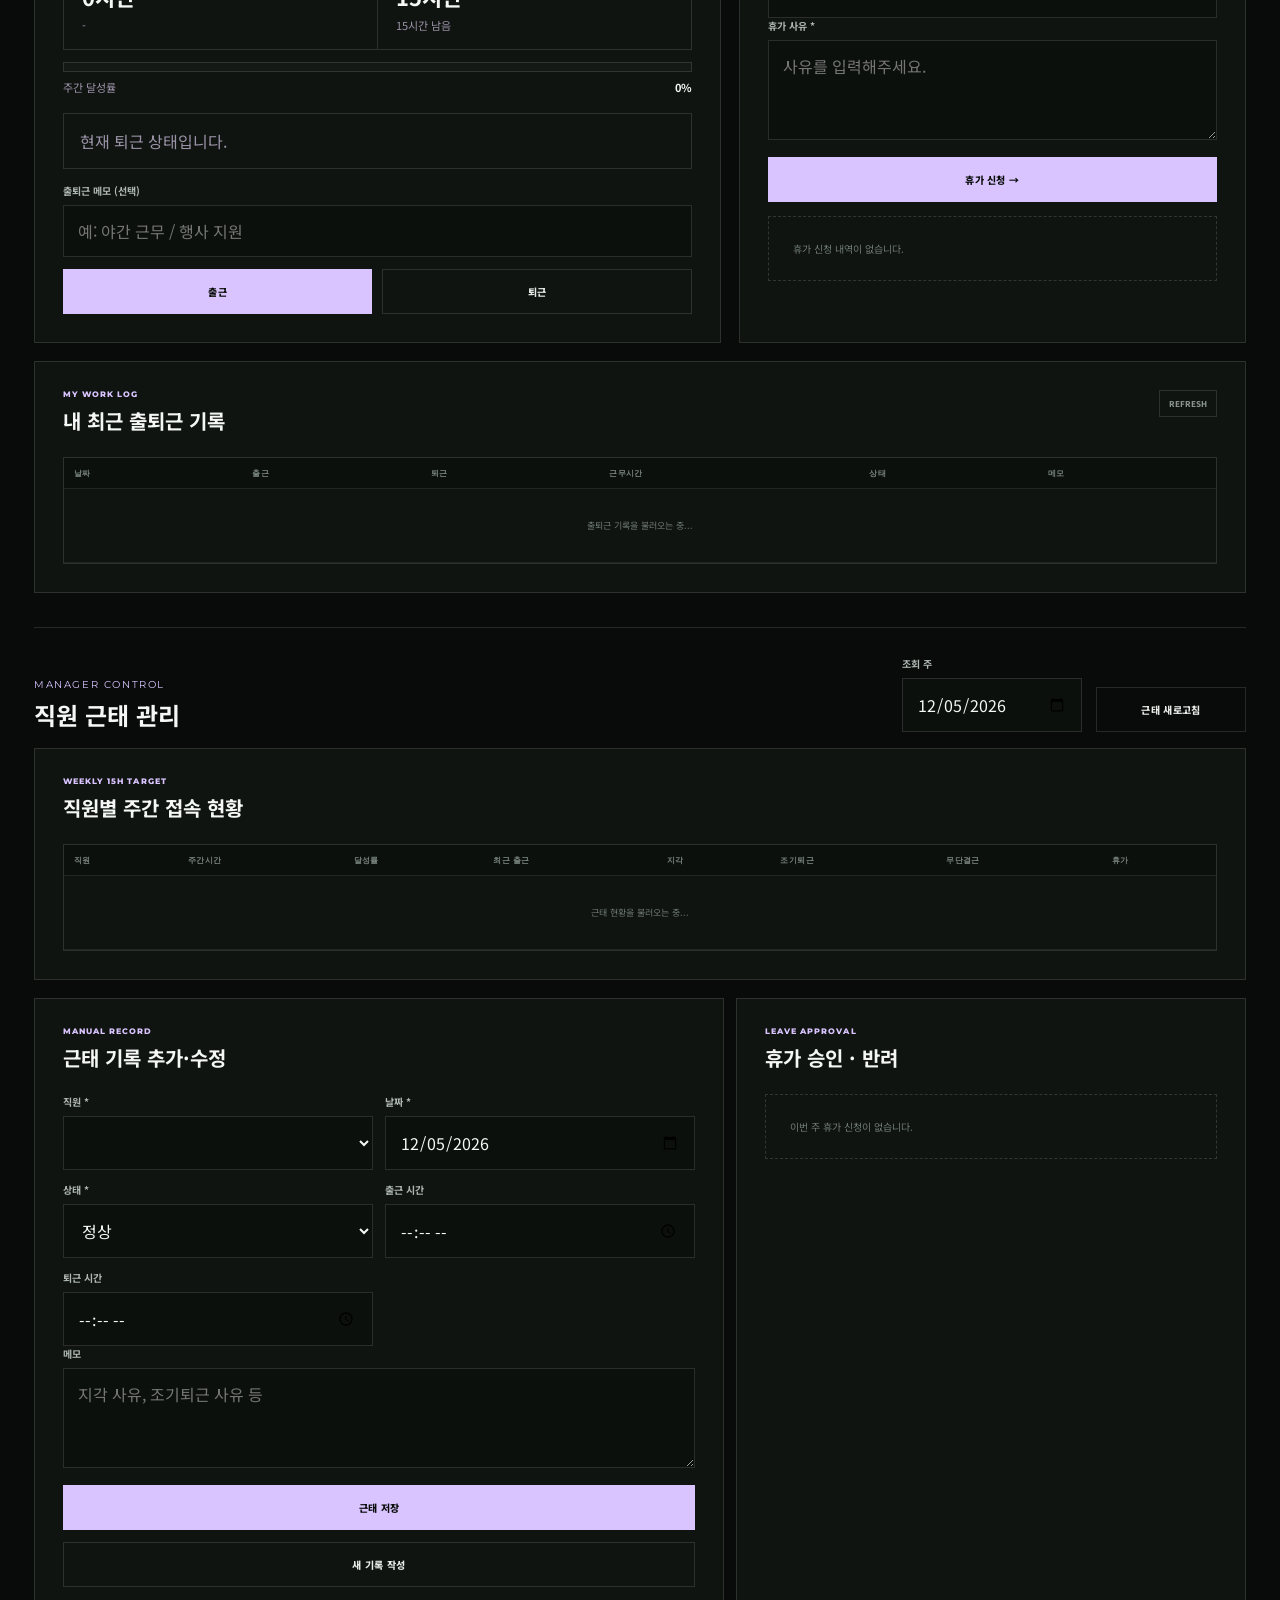
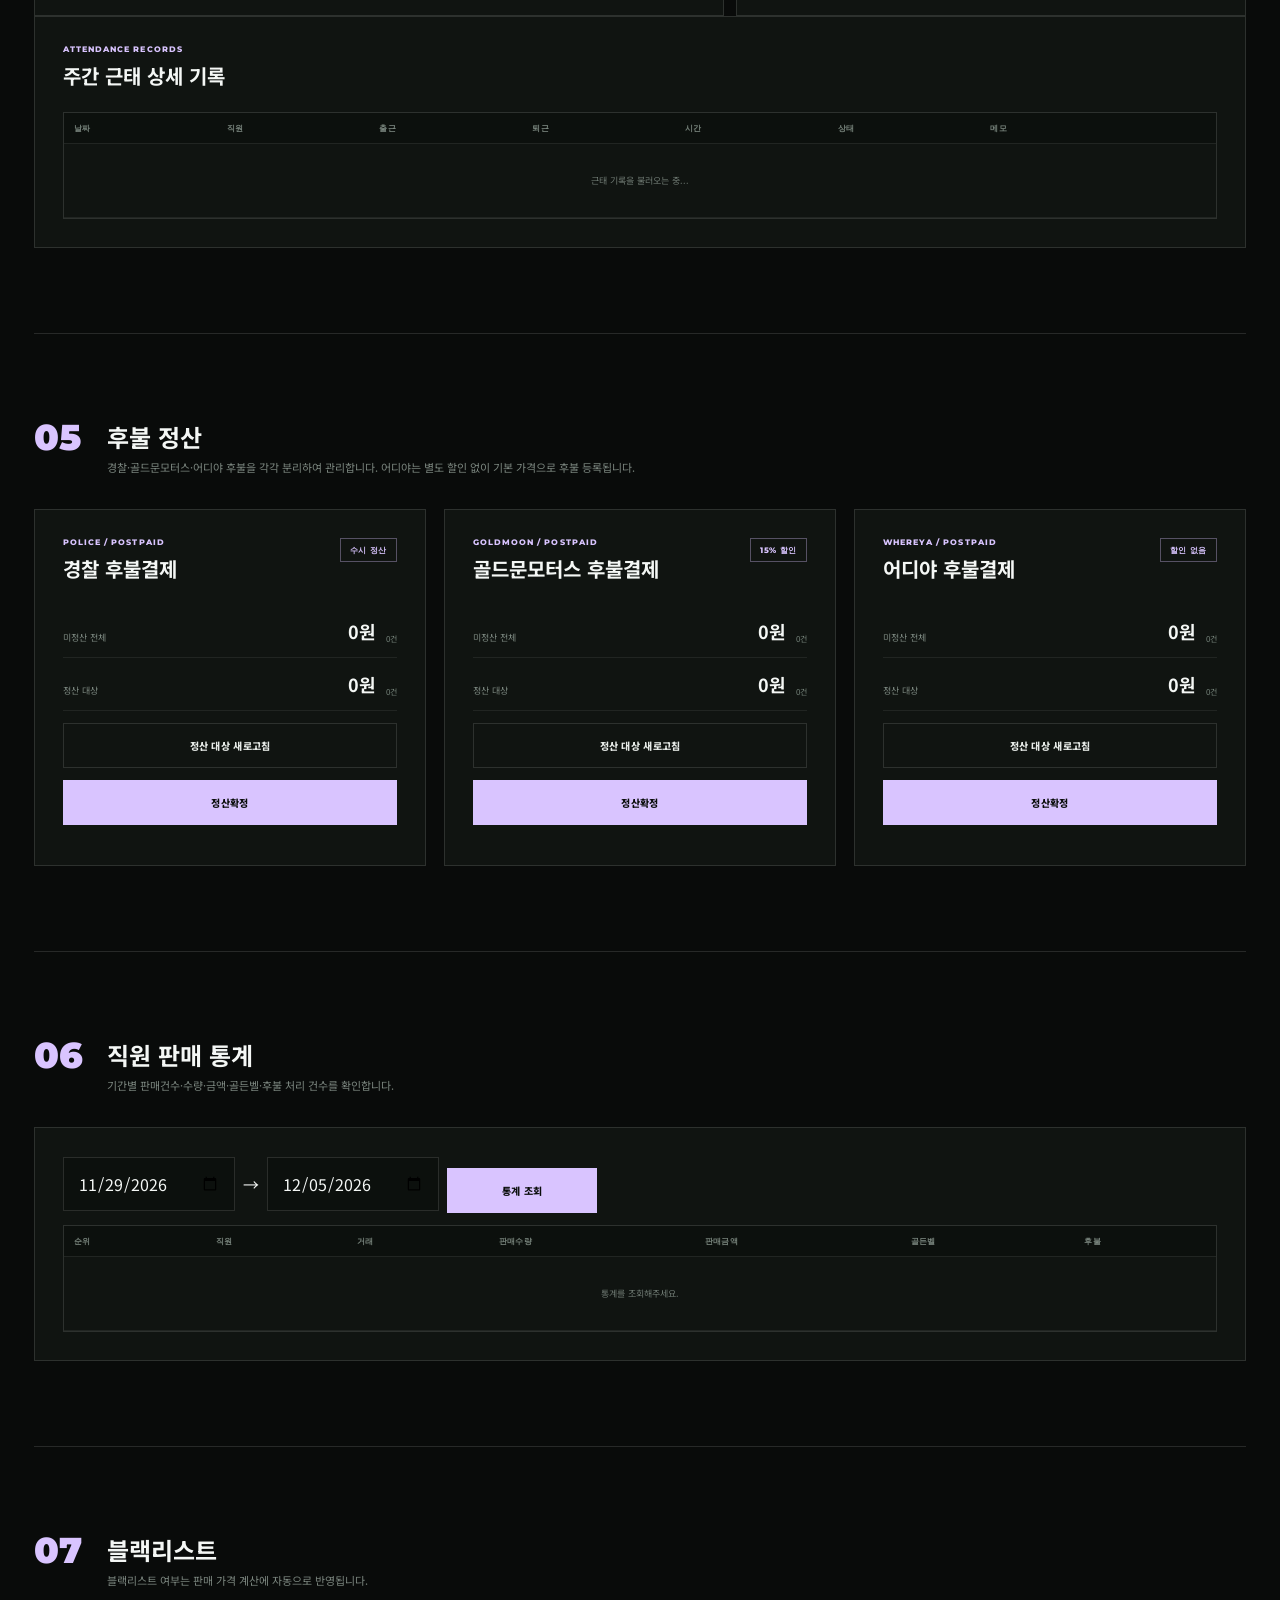
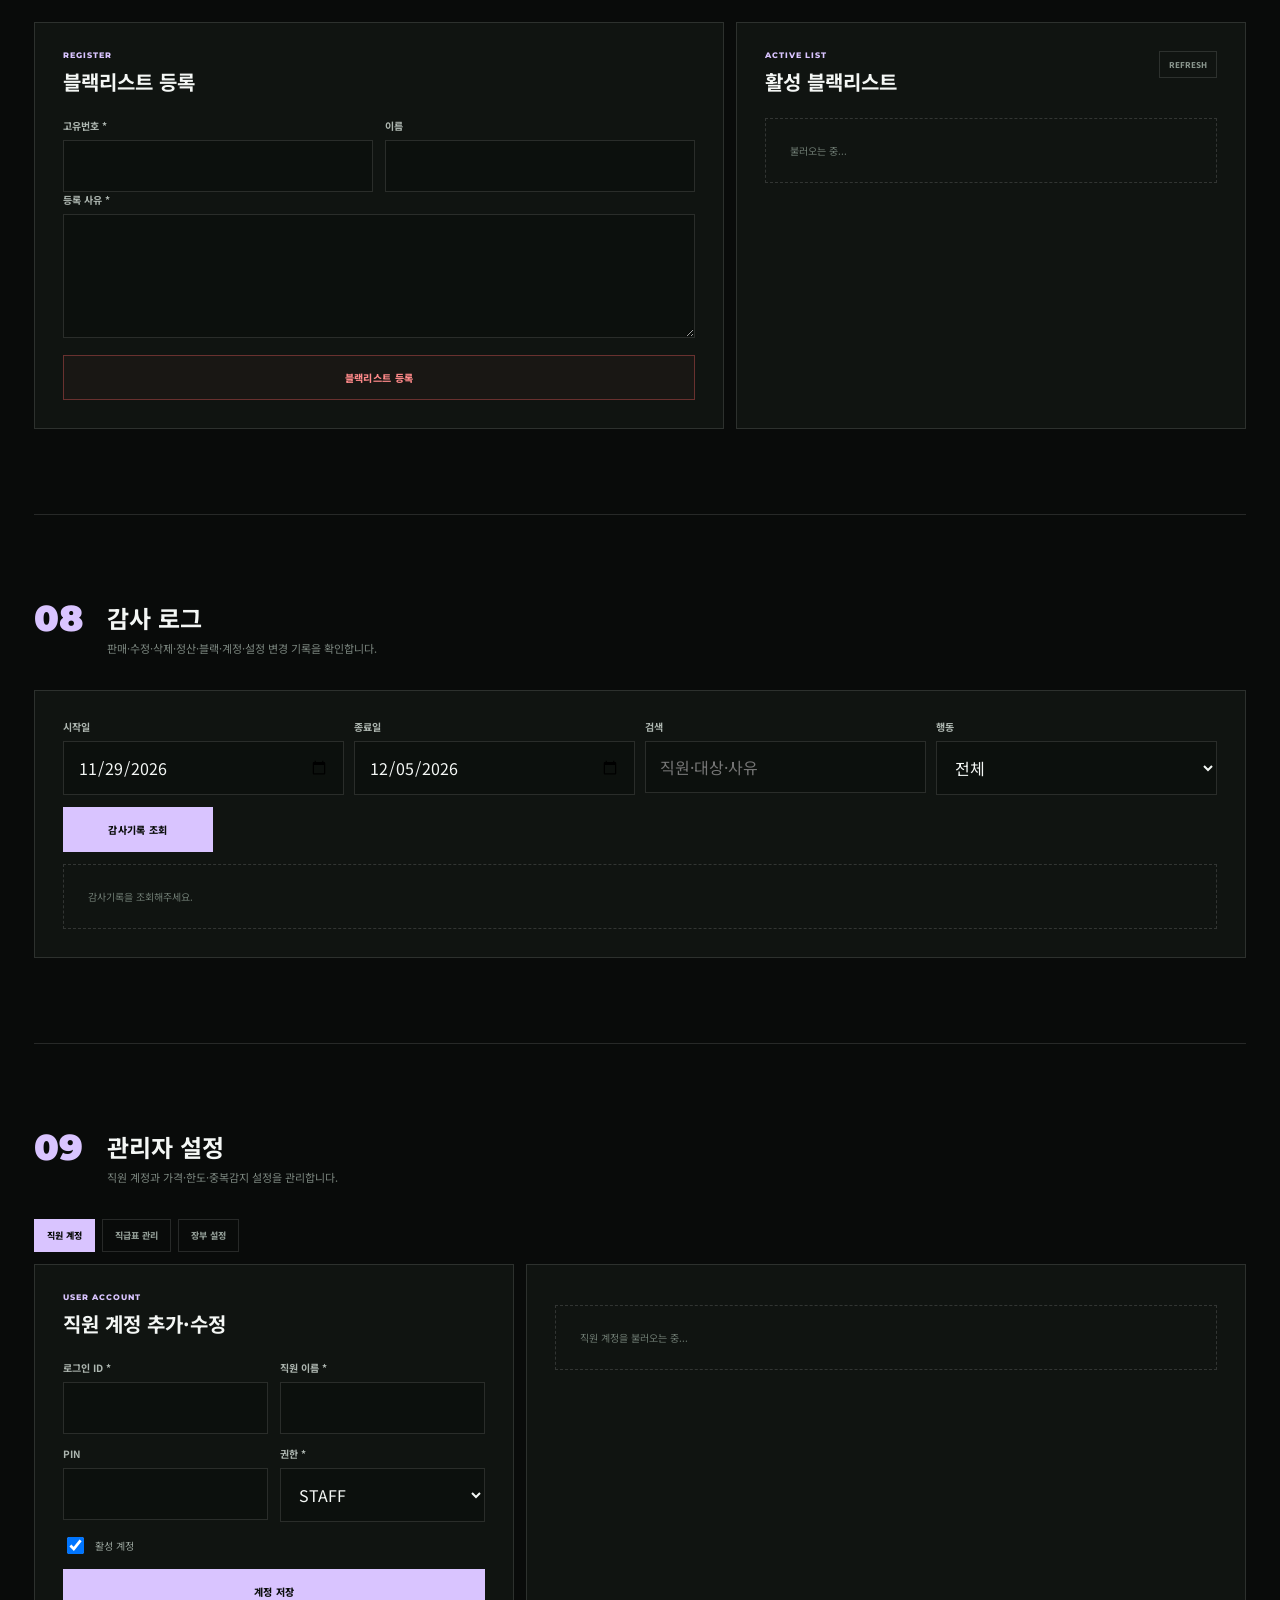
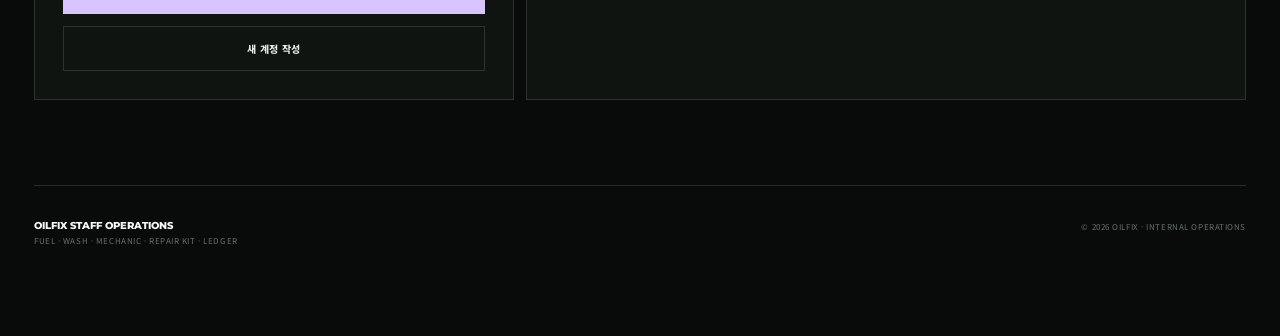
<file: ledger.html>
<!doctype html>
<html lang="ko">
<head>
  <meta charset="utf-8" />
  <meta name="viewport" content="width=device-width, initial-scale=1" />
  <meta name="theme-color" content="#090b0a" />
  <meta name="description" content="OILFIX 오일픽스 직원 운영 장부" />
  <title>OILFIX · 직원 장부</title>
  <link rel="icon" href="assets/favicon.svg" type="image/svg+xml" />
  <link rel="preconnect" href="https://fonts.googleapis.com">
  <link rel="preconnect" href="https://fonts.gstatic.com" crossorigin>
  <link href="https://fonts.googleapis.com/css2?family=Montserrat:wght@600;700;800;900&family=Noto+Sans+KR:wght@400;500;600;700;800;900&display=swap" rel="stylesheet">
  <link rel="stylesheet" href="ledger.css" />
</head>
<body>
  <div class="noise" aria-hidden="true"></div>
  <div class="progress" id="pageProgress"></div>

  <header class="ledger-header">
    <a href="index.html" class="ledger-brand"><img src="assets/logo.svg" alt="OILFIX"></a>
    <div class="header-status"><span class="live"></span><span>STAFF LEDGER ONLINE</span></div>
    <div class="header-actions"><span id="sessionUser">SIGNED OUT</span><button id="logoutBtn" class="header-btn">LOGOUT</button><a href="index.html" class="back-link">← 공식 홈페이지</a></div>
  </header>

  <aside class="side-nav" aria-label="장부 목차">
    <a href="#overview"><span>00</span>대시보드</a>
    <a href="#sale"><span>01</span>장부 작성</a>
    <a href="#customer"><span>02</span>고객 조회</a>
    <a href="#history"><span>03</span>거래 내역</a>
    <a href="#attendance"><span>04</span>출퇴근 · 근태</a>
    <a href="#postpaid" data-role-min="MANAGER"><span>05</span>후불 정산</a>
    <a href="#stats"><span>06</span>직원 통계</a>
    <a href="#blacklist"><span>07</span>블랙리스트</a>
    <a href="#audit" data-role-min="MANAGER"><span>08</span>감사 로그</a>
    <a href="#admin" data-role-only="ADMIN"><span>09</span>관리자</a>
  </aside>

  <main class="ledger-main" id="app">
    <section class="ledger-hero" id="overview">
      <div class="hero-meta">
        <div><small>운영 상태</small><strong class="accent-text">정상 운영 중</strong></div>
        <div><small>기준 시간</small><strong>KST / <span id="liveClock">--:--:--</span></strong></div>
        <div><small>로그인 직원</small><strong id="heroUserName">-</strong></div>
        <div><small>권한</small><strong id="heroUserRole">-</strong></div>
      </div>
      <div class="hero-title-wrap">
        <p class="eyebrow">OILFIX STAFF OPERATIONS CENTER</p>
        <h1>오일픽스<br><span>직원 장부.</span></h1>
        <p class="lead">수리키트 판매부터 고객 조회, 후불 정산, 직원 통계와 감사기록까지.<br>기존 장부 기능은 그대로, 공식 홈페이지 스타일로 새롭게 관리합니다.</p>
      </div>
      <div class="process seven">
        <article><span>TODAY SALES</span><strong id="mTodaySales">0원</strong><p id="mTodayTx">0건</p></article>
        <article><span>TODAY KIT</span><strong id="mTodayQty">0</strong><p>개 판매</p></article>
        <article><span>POLICE UNPAID</span><strong id="mPolice">0원</strong><p id="mPoliceCount">0건</p></article>
        <article><span>GOLDMOON UNPAID</span><strong id="mGoldmoon">0원</strong><p id="mGoldmoonCount">0건</p></article>
        <article><span>WHEREYA UNPAID</span><strong id="mWhereya">0원</strong><p id="mWhereyaCount">0건</p></article>
        <article><span>GOLDEN BELL</span><strong id="mBell">0</strong><p>오늘 무료 처리</p></article>
        <article><span>BLACKLIST</span><strong id="mBlack">0</strong><p>활성 등록</p></article>
      </div>
      <div class="limit-strip" id="limitStrip"></div>
    </section>

    <section class="form-section" id="sale">
      <div class="section-label"><span>01</span><div><h2>장부 작성</h2><p>판매 직원은 로그인 계정으로 자동 기록됩니다.</p></div></div>
      <div class="layout-two">
        <article class="panel">
          <div class="panel-head"><div><small>SELLER / AUTO RECORD</small><h3 id="sellerAutoName">로그인 직원</h3></div><span class="status-chip">LIVE</span></div>
          <form id="saleForm">
            <div class="field-grid two">
              <label class="field"><span>구매자 고유번호 <b>*</b></span><input id="saleGameId" required placeholder="예: 429"></label>
              <label class="field"><span>구매자 이름 <b>*</b></span><input id="saleNickname" required placeholder="예: 이단"></label>
            </div>
            <div class="field-grid two">
              <label class="field"><span>구분 <b>*</b></span><select id="saleType"><option>일반직</option><option>경찰</option><option>보안국</option><option>골드앤캐쉬</option><option>골드문모터스</option><option>어디야</option></select></label>
              <label class="field"><span>수량 <b>*</b></span><input id="saleQty" type="number" min="1" value="1" required><small id="saleLimitHint">하루 최대 10개</small></label>
            </div>
            <label class="golden-check"><input id="saleGolden" type="checkbox"><div><b>GOLDEN BELL / 무료 처리</b><small>모든 유저·팩션 공통 0원 · 경찰/골드문모터스/어디야도 후불 제외</small></div></label>
            <button type="button" class="action secondary" id="quoteBtn">가격 · 구매한도 확인</button>
            <div class="quote-grid"><div><span>단가</span><b id="qUnit">-</b></div><div><span>오늘 구매</span><b id="qUsed">-</b></div><div><span>추가 가능</span><b id="qRemain">-</b></div><div><span>총 결제</span><b id="qTotal">-</b></div><p id="qMessage">등록 전에 가격과 일일 한도를 확인해주세요.</p></div>
            <button type="submit" class="action primary" id="saleSubmit">장부에 등록 →</button>
          </form>
        </article>
        <article class="panel guide-panel">
          <div class="panel-head"><div><small>DAILY LIMIT</small><h3>판매 전 확인</h3></div></div>
          <div class="rule-list"><div><span>일반직</span><b>10개 / DAY</b></div><div><span>경찰</span><b>30개 / DAY · 후불</b></div><div><span>보안국</span><b>30개 / DAY</b></div><div><span>골드앤캐쉬</span><b>20개 / DAY</b></div><div><span>골드문모터스</span><b>10개 / DAY · 후불</b></div><div><span>어디야</span><b>10개 / DAY · 할인 없음 · 후불</b></div></div>
          <div class="notice-box danger"><b>BLACKLIST</b><span>기존 가격 규칙 자동 적용</span></div>
          <div class="notice-box"><b>GOLDEN BELL</b><span>0원 무료 · 후불 제외</span></div>
        </article>
      </div>
    </section>

    <section class="form-section" id="customer">
      <div class="section-label"><span>02</span><div><h2>고객 통합 조회</h2><p>고유번호 또는 이름으로 구매량·블랙·후불·누적 기록을 한 번에 확인합니다.</p></div></div>
      <div class="search-row"><input id="customerQuery" placeholder="고유번호 또는 이름"><button class="action primary compact" id="customerSearchBtn">조회 →</button></div>
      <div id="customerResults" class="customer-results empty-state">고객을 검색하면 통합 고객카드가 표시됩니다.</div>
    </section>

    <section class="form-section" id="history">
      <div class="section-label"><span>03</span><div><h2>거래 내역</h2><p>날짜·판매직원·고객·구분·결제·골든벨 상태로 상세 검색합니다.</p></div></div>
      <div class="panel">
        <div class="filter-grid four">
          <label class="field"><span>시작일</span><input type="date" id="histStart"></label><label class="field"><span>종료일</span><input type="date" id="histEnd"></label>
          <label class="field"><span>검색</span><input id="histQuery" placeholder="이름·고유번호·직원"></label><label class="field"><span>판매직원</span><select id="histSeller"><option value="">전체</option></select></label>
          <label class="field"><span>구분</span><select id="histType"><option value="">전체</option></select></label>
          <label class="field"><span>결제</span><select id="histPayment"><option value="">전체</option><option>결제완료</option><option>주간미결제</option><option>주간결제완료</option><option>무료(골든벨)</option></select></label>
          <label class="field"><span>골든벨</span><select id="histGolden"><option value="">전체</option><option value="Y">골든벨만</option><option value="N">일반 거래만</option></select></label>
          <label class="field"><span>상태</span><select id="histStatus"><option value="">전체</option><option value="ACTIVE">정상</option><option value="CANCELLED">취소</option></select></label>
        </div>
        <button class="action primary compact" id="historySearchBtn">거래내역 조회</button><div class="history-summary"><span id="historyCount">0건</span><b id="historyAmount">0원</b></div>
        <div class="table-wrap"><table><thead><tr><th>일시</th><th>판매직원</th><th>구매자</th><th>고유번호</th><th>구분</th><th>수량</th><th>단가</th><th>총액</th><th>골든벨</th><th>결제</th><th>상태</th><th></th></tr></thead><tbody id="historyBody"><tr><td colspan="12" class="empty-cell">조회 버튼을 눌러주세요.</td></tr></tbody></table></div>
      </div>
    </section>


    <section class="form-section" id="attendance">
      <div class="section-label"><span>04</span><div><h2>출퇴근 · 근태 관리</h2><p>주간 15시간 접속을 기준으로 출근·퇴근 시간을 기록하고 휴가·지각·조기퇴근·무단결근을 관리합니다.</p></div></div>
      <div class="attendance-grid">
        <article class="panel attendance-my">
          <div class="panel-head"><div><small>MY ATTENDANCE</small><h3>내 출퇴근</h3></div><span class="status-chip" id="attendanceStateChip">OFF DUTY</span></div>
          <div class="attendance-kpis"><div><span>이번 주</span><b id="attWeekHours">0시간</b><small id="attWeekRange">-</small></div><div><span>주간 목표</span><b id="attTargetHours">15시간</b><small id="attRemaining">15시간 남음</small></div></div>
          <div class="attendance-progress"><i id="attProgressBar"></i></div><div class="attendance-progress-label"><span>주간 달성률</span><b id="attProgressText">0%</b></div>
          <div class="attendance-current" id="attendanceCurrent">현재 퇴근 상태입니다.</div>
          <label class="field"><span>출퇴근 메모 (선택)</span><input id="attendanceNote" placeholder="예: 야간 근무 / 행사 지원"></label>
          <div class="attendance-actions"><button class="action primary" id="clockInBtn">출근</button><button class="action secondary" id="clockOutBtn">퇴근</button></div>
        </article>
        <article class="panel">
          <div class="panel-head"><div><small>LEAVE REQUEST</small><h3>휴가 신청</h3></div><span class="status-chip">직원 신청 가능</span></div>
          <form id="leaveRequestForm"><label class="field"><span>휴가 날짜 *</span><input id="leaveDate" type="date" required></label><label class="field"><span>휴가 사유 *</span><textarea id="leaveReason" rows="3" placeholder="사유를 입력해주세요." required></textarea></label><button class="action primary">휴가 신청 →</button></form>
          <div id="myLeaveList" class="leave-list empty-state">휴가 신청 내역이 없습니다.</div>
        </article>
      </div>
      <article class="panel attendance-history-panel"><div class="panel-head"><div><small>MY WORK LOG</small><h3>내 최근 출퇴근 기록</h3></div><button class="mini-btn" id="attendanceRefreshBtn">REFRESH</button></div><div class="table-wrap"><table><thead><tr><th>날짜</th><th>출근</th><th>퇴근</th><th>근무시간</th><th>상태</th><th>메모</th></tr></thead><tbody id="myAttendanceBody"><tr><td colspan="6" class="empty-cell">출퇴근 기록을 불러오는 중...</td></tr></tbody></table></div></article>

      <div class="attendance-manager" data-role-min="MANAGER">
        <div class="section-subhead"><div><small>MANAGER CONTROL</small><h3>직원 근태 관리</h3></div><label class="field week-pick"><span>조회 주</span><input id="attendanceWeekDate" type="date"></label><button class="action secondary compact" id="attendanceAdminRefreshBtn">근태 새로고침</button></div>
        <article class="panel"><div class="panel-head"><div><small>WEEKLY 15H TARGET</small><h3>직원별 주간 접속 현황</h3></div></div><div class="table-wrap"><table><thead><tr><th>직원</th><th>주간시간</th><th>달성률</th><th>최근 출근</th><th>지각</th><th>조기퇴근</th><th>무단결근</th><th>휴가</th></tr></thead><tbody id="attendanceSummaryBody"><tr><td colspan="8" class="empty-cell">근태 현황을 불러오는 중...</td></tr></tbody></table></div></article>
        <div class="layout-two attendance-manage-grid">
          <article class="panel"><div class="panel-head"><div><small>MANUAL RECORD</small><h3>근태 기록 추가·수정</h3></div></div><form id="attendanceAdminForm"><input id="attAdminEditId" type="hidden"><div class="field-grid two"><label class="field"><span>직원 *</span><select id="attAdminUser" required></select></label><label class="field"><span>날짜 *</span><input id="attAdminDate" type="date" required></label><label class="field"><span>상태 *</span><select id="attAdminStatus"><option>정상</option><option>지각</option><option>조기퇴근</option><option>지각·조기퇴근</option><option>무단결근</option><option>휴가</option></select></label><label class="field"><span>출근 시간</span><input id="attAdminClockIn" type="time"></label><label class="field"><span>퇴근 시간</span><input id="attAdminClockOut" type="time"></label></div><label class="field"><span>메모</span><textarea id="attAdminNote" rows="3" placeholder="지각 사유, 조기퇴근 사유 등"></textarea></label><button class="action primary">근태 저장</button><button class="action secondary" id="attAdminReset" type="button">새 기록 작성</button></form></article>
          <article class="panel"><div class="panel-head"><div><small>LEAVE APPROVAL</small><h3>휴가 승인 · 반려</h3></div></div><div id="leaveAdminList" class="leave-list empty-state">이번 주 휴가 신청이 없습니다.</div></article>
        </div>
        <article class="panel"><div class="panel-head"><div><small>ATTENDANCE RECORDS</small><h3>주간 근태 상세 기록</h3></div></div><div class="table-wrap"><table><thead><tr><th>날짜</th><th>직원</th><th>출근</th><th>퇴근</th><th>시간</th><th>상태</th><th>메모</th><th></th></tr></thead><tbody id="attendanceAdminRecordsBody"><tr><td colspan="8" class="empty-cell">근태 기록을 불러오는 중...</td></tr></tbody></table></div></article>
      </div>
    </section>

    <section class="form-section" id="postpaid" data-role-min="MANAGER">
      <div class="section-label"><span>05</span><div><h2>후불 정산</h2><p>경찰·골드문모터스·어디야 후불을 각각 분리하여 관리합니다. 어디야는 별도 할인 없이 기본 가격으로 후불 등록됩니다.</p></div></div>
      <div class="layout-three postpaid-three">
        <article class="panel"><div class="panel-head"><div><small>POLICE / POSTPAID</small><h3>경찰 후불결제</h3></div><span class="status-chip">수시 정산</span></div><div class="settlement-row"><span>미정산 전체</span><b id="policeOutstanding">0원</b><small id="policeOutstandingCount">0건</small></div><div class="settlement-row"><span>정산 대상</span><b id="policeEligible">0원</b><small id="policeEligibleCount">0건</small></div><button class="action secondary" id="previewPoliceBtn">정산 대상 새로고침</button><button class="action primary" id="settlePoliceBtn">정산확정</button><div class="deferred-list" id="policeDeferredList"></div></article>
        <article class="panel"><div class="panel-head"><div><small>GOLDMOON / POSTPAID</small><h3>골드문모터스 후불결제</h3></div><span class="status-chip">15% 할인</span></div><div class="settlement-row"><span>미정산 전체</span><b id="goldmoonOutstanding">0원</b><small id="goldmoonOutstandingCount">0건</small></div><div class="settlement-row"><span>정산 대상</span><b id="goldmoonEligible">0원</b><small id="goldmoonEligibleCount">0건</small></div><button class="action secondary" id="previewGoldmoonBtn">정산 대상 새로고침</button><button class="action primary" id="settleGoldmoonBtn">정산확정</button><div class="deferred-list" id="goldmoonDeferredList"></div></article>
        <article class="panel"><div class="panel-head"><div><small>WHEREYA / POSTPAID</small><h3>어디야 후불결제</h3></div><span class="status-chip">할인 없음</span></div><div class="settlement-row"><span>미정산 전체</span><b id="whereyaOutstanding">0원</b><small id="whereyaOutstandingCount">0건</small></div><div class="settlement-row"><span>정산 대상</span><b id="whereyaEligible">0원</b><small id="whereyaEligibleCount">0건</small></div><button class="action secondary" id="previewWhereyaBtn">정산 대상 새로고침</button><button class="action primary" id="settleWhereyaBtn">정산확정</button><div class="deferred-list" id="whereyaDeferredList"></div></article>
      </div>
    </section>

    <section class="form-section" id="stats">
      <div class="section-label"><span>06</span><div><h2>직원 판매 통계</h2><p>기간별 판매건수·수량·금액·골든벨·후불 처리 건수를 확인합니다.</p></div></div>
      <div class="panel"><div class="inline-filter"><input type="date" id="statsStart"><span>→</span><input type="date" id="statsEnd"><button class="action primary compact" id="statsBtn">통계 조회</button></div><div class="table-wrap"><table><thead><tr><th>순위</th><th>직원</th><th>거래</th><th>판매수량</th><th>판매금액</th><th>골든벨</th><th>후불</th></tr></thead><tbody id="statsBody"><tr><td colspan="7" class="empty-cell">통계를 조회해주세요.</td></tr></tbody></table></div></div>
    </section>

    <section class="form-section" id="blacklist">
      <div class="section-label"><span>07</span><div><h2>블랙리스트</h2><p>블랙리스트 여부는 판매 가격 계산에 자동으로 반영됩니다.</p></div></div>
      <div class="layout-two">
        <article class="panel" data-role-min="MANAGER"><div class="panel-head"><div><small>REGISTER</small><h3>블랙리스트 등록</h3></div></div><form id="blackForm"><div class="field-grid two"><label class="field"><span>고유번호 *</span><input id="blackGameId" required></label><label class="field"><span>이름</span><input id="blackName"></label></div><label class="field"><span>등록 사유 *</span><textarea id="blackReason" rows="4" required></textarea></label><button class="action danger">블랙리스트 등록</button></form></article>
        <article class="panel"><div class="panel-head"><div><small>ACTIVE LIST</small><h3>활성 블랙리스트</h3></div><button class="mini-btn" id="blackRefreshBtn">REFRESH</button></div><div id="blackList" class="black-list empty-state">불러오는 중...</div></article>
      </div>
    </section>

    <section class="form-section" id="audit" data-role-min="MANAGER">
      <div class="section-label"><span>08</span><div><h2>감사 로그</h2><p>판매·수정·삭제·정산·블랙·계정·설정 변경 기록을 확인합니다.</p></div></div>
      <div class="panel"><div class="filter-grid four"><label class="field"><span>시작일</span><input type="date" id="auditStart"></label><label class="field"><span>종료일</span><input type="date" id="auditEnd"></label><label class="field"><span>검색</span><input id="auditQuery" placeholder="직원·대상·사유"></label><label class="field"><span>행동</span><select id="auditAction"><option value="">전체</option><option>CREATE_SALE</option><option>UPDATE_DEFERRED</option><option>DELETE_DEFERRED</option><option>CANCEL_TRANSACTION</option><option>SETTLEMENT</option><option>ADD_BLACKLIST</option><option>REMOVE_BLACKLIST</option><option>CREATE_USER</option><option>UPDATE_USER</option><option>UPDATE_SETTINGS</option></select></label></div><button class="action primary compact" id="auditBtn">감사기록 조회</button><div id="auditList" class="audit-list empty-state">감사기록을 조회해주세요.</div></div>
    </section>

    <section class="form-section" id="admin" data-role-only="ADMIN">
      <div class="section-label"><span>09</span><div><h2>관리자 설정</h2><p>직원 계정과 가격·한도·중복감지 설정을 관리합니다.</p></div></div>
      <div class="admin-tabs"><button class="active" data-admin-tab="users">직원 계정</button><button data-admin-tab="team">직급표 관리</button><button data-admin-tab="settings">장부 설정</button></div>
      <div id="adminUsersPanel" class="admin-panel"><div class="layout-two admin-two"><article class="panel"><div class="panel-head"><div><small>USER ACCOUNT</small><h3>직원 계정 추가·수정</h3></div></div><form id="userForm"><input type="hidden" id="userEditId"><div class="field-grid two"><label class="field"><span>로그인 ID *</span><input id="userLoginId" required></label><label class="field"><span>직원 이름 *</span><input id="userDisplayName" required></label><label class="field"><span>PIN</span><input id="userPin" type="password" inputmode="numeric"></label><label class="field"><span>권한 *</span><select id="userRole"><option>STAFF</option><option>MANAGER</option><option>ADMIN</option></select></label></div><label class="toggle-line"><input id="userActive" type="checkbox" checked><span>활성 계정</span></label><button class="action primary">계정 저장</button><button type="button" class="action secondary" id="userFormReset">새 계정 작성</button></form></article><article class="panel"><div id="userList" class="user-list empty-state">직원 계정을 불러오는 중...</div></article></div></div>

      <div id="adminTeamPanel" class="admin-panel hidden">
        <div class="team-admin-grid">
          <article class="panel">
            <div class="panel-head"><div><small>CREW CAPACITY</small><h3>현재 인원 · 총원</h3></div><span class="status-chip">LIVE SITE</span></div>
            <form id="teamMetaForm" class="field-grid two">
              <label class="field"><span>현재 인원</span><input id="teamCurrent" type="number" min="0" required></label>
              <label class="field"><span>총원</span><input id="teamCapacity" type="number" min="1" required></label>
              <button class="action primary team-wide">인원 설정 저장</button>
            </form>
            <p class="admin-warning">저장하면 공식 홈페이지의 CURRENT CREW와 TEAM CAPACITY가 자동으로 변경됩니다.</p>
          </article>
          <article class="panel">
            <div class="panel-head"><div><small>ORGANIZATION</small><h3>직급 · 이름 · 고번 수정</h3></div></div>
            <form id="teamMemberForm">
              <input type="hidden" id="teamEditId">
              <div class="field-grid two">
                <label class="field"><span>그룹 *</span><select id="teamTier"><option>EXECUTIVE</option><option>TEAM LEAD</option><option>MANAGER</option><option>OPEN POSITION</option></select></label>
                <label class="field"><span>직급 *</span><input id="teamPosition" placeholder="예: 감사팀장 / 매니저" required></label>
                <label class="field"><span>이름 *</span><input id="teamName" placeholder="예: 도니 / 공석"></label>
                <label class="field"><span>고유번호</span><input id="teamGameId" inputmode="numeric" placeholder="예: 8"></label>
                <label class="field"><span>정렬 순서</span><input id="teamSortOrder" type="number" min="0" max="999" value="10"></label>
                <label class="toggle-line team-vacant"><input id="teamVacant" type="checkbox"><span>공석 / 모집중</span></label>
              </div>
              <button class="action primary">직급표 저장</button>
              <button type="button" class="action secondary" id="teamFormReset">새 항목 작성</button>
            </form>
          </article>
        </div>
        <article class="panel team-list-panel"><div class="panel-head"><div><small>LIVE ORGANIZATION</small><h3>홈페이지 직급표</h3></div><button class="mini-btn" id="teamRefreshBtn">REFRESH</button></div><div id="teamAdminList" class="team-admin-list empty-state">직급표를 불러오는 중...</div></article>
      </div>
      <div id="adminSettingsPanel" class="admin-panel hidden"><article class="panel"><div class="panel-head"><div><small>GLOBAL SETTINGS</small><h3>장부 기본 설정</h3></div><span class="status-chip">ADMIN ONLY</span></div><form id="settingsForm" class="settings-grid"><label class="field"><span>수리키트 기본 가격</span><input id="setBasePrice" type="number" min="1"></label><label class="field"><span>블랙리스트 가격 배수</span><input id="setBlackMultiplier" type="number" min="1" max="10" step="0.1"></label><label class="field"><span>경찰 협약 할인율 (%)</span><input id="setDiscountPolice" type="number" min="0" max="100" step="1"></label><label class="field"><span>보안국 협약 할인율 (%)</span><input id="setDiscountSecurity" type="number" min="0" max="100" step="1"></label><label class="field"><span>골드앤캐쉬 협약 할인율 (%)</span><input id="setDiscountGoldcash" type="number" min="0" max="100" step="1"></label><label class="field"><span>일반직 일일 한도</span><input id="setLimitGeneral" type="number" min="1"></label><label class="field"><span>경찰 일일 한도</span><input id="setLimitPolice" type="number" min="1"></label><label class="field"><span>보안국 일일 한도</span><input id="setLimitSecurity" type="number" min="1"></label><label class="field"><span>골드앤캐쉬 일일 한도</span><input id="setLimitGoldcash" type="number" min="1"></label><label class="field"><span>골드문모터스 일일 한도</span><input id="setLimitGoldmoon" type="number" min="1"></label><label class="field"><span>어디야 일일 한도</span><input id="setLimitWhereya" type="number" min="1"></label><label class="field"><span>주간 출근 목표 시간</span><input id="setWeeklyTargetHours" type="number" min="1" max="168"></label><label class="field"><span>중복등록 감지 시간(초)</span><input id="setDuplicateSec" type="number" min="5"></label><button class="action primary settings-submit">설정 저장</button></form><p class="admin-warning">변경된 가격·협약 할인율·한도는 새 거래부터 적용되며 감사로그에 기록됩니다. 블랙리스트 대상은 협약 할인보다 블랙리스트 가격 배수가 우선합니다.</p></article></div>
    </section>

    <footer class="ledger-footer"><div><b>OILFIX STAFF OPERATIONS</b><span>FUEL · WASH · MECHANIC · REPAIR KIT · LEDGER</span></div><small>© 2026 OILFIX · INTERNAL OPERATIONS</small></footer>
  </main>

  <div id="loginLayer" class="login-layer"><div class="login-card"><a href="index.html" class="login-logo"><img src="assets/logo.svg" alt="OILFIX"></a><p class="eyebrow">OILFIX / AUTHORIZED STAFF ONLY</p><h2>직원<br><span>로그인.</span></h2><p>개인 직원 계정으로 로그인하면 판매자 이름이 장부에 자동 기록됩니다.</p><form id="loginForm"><label class="field"><span>LOGIN ID</span><input id="loginId" autocomplete="username" required></label><label class="field"><span>PIN</span><input id="loginPin" type="password" inputmode="numeric" autocomplete="current-password" required></label><button class="action primary">장부 접속 →</button></form></div></div>

  <div id="forcePinLayer" class="login-layer hidden"><div class="login-card compact-login"><p class="eyebrow">SECURITY / FIRST LOGIN</p><h2>PIN<br><span>변경.</span></h2><p>초기 PIN을 새 PIN으로 변경해야 계속 사용할 수 있습니다.</p><label class="field"><span>현재 PIN</span><input id="forceOldPin" type="password" inputmode="numeric"></label><label class="field"><span>새 PIN (숫자 4~12자리)</span><input id="forceNewPin" type="password" inputmode="numeric"></label><button class="action primary" id="forcePinBtn">PIN 변경</button></div></div>

  <div id="confirmModal" class="modal hidden"><div class="modal-bg" data-modal-close></div><div class="modal-card"><p class="eyebrow">OILFIX / CONFIRM</p><h3 id="confirmTitle">확인</h3><p id="confirmText"></p><label id="confirmReasonWrap" class="field hidden"><span>사유 *</span><textarea id="confirmReason" rows="3"></textarea></label><div class="modal-actions"><button class="action secondary" id="confirmCancel">취소</button><button class="action primary" id="confirmOk">확인</button></div></div></div>

  <div id="deferredEditModal" class="modal hidden"><div class="modal-bg" data-edit-close></div><div class="modal-card"><p class="eyebrow">POSTPAID / EDIT</p><h3>후불 거래 수정</h3><input id="editDeferredId" type="hidden"><div class="field-grid two"><label class="field"><span>판매직원</span><select id="editDeferredSeller"></select></label><label class="field"><span>구매자 고유번호</span><input id="editDeferredGameId"></label><label class="field"><span>구매자 이름</span><input id="editDeferredName"></label><label class="field"><span>수량</span><input id="editDeferredQty" type="number" min="1"></label></div><label class="field"><span>수정 사유 *</span><textarea id="editDeferredReason" rows="3"></textarea></label><div class="modal-actions"><button class="action secondary" id="editDeferredCancel">취소</button><button class="action primary" id="editDeferredSave">저장</button></div></div></div>

  <div class="toast" id="toast"></div>
  <script src="ledger-config.js"></script>
  <script src="ledger.js"></script>
</body>
</html>
</file>
<file: styles.css>
:root{
  --bg:#080a09;
  --bg2:#0d110f;
  --panel:#111613;
  --panel2:#151c18;
  --line:rgba(255,255,255,.11);
  --text:#f3f7f4;
  --muted:#9ba7a0;
  --accent:#D9C4FF;
  --accent2:#B892FF;
  --danger:#ff5f5f;
  --max:1320px;
}
*{box-sizing:border-box}
html{scroll-behavior:smooth}
body{
  margin:0;background:var(--bg);color:var(--text);
  font-family:"Noto Sans KR",system-ui,sans-serif;overflow-x:hidden;
}
body.menu-open,body.modal-open{overflow:hidden}
::selection{background:var(--accent);color:#0b0d0c}
a{color:inherit;text-decoration:none}
button{font:inherit}
.noise{
  position:fixed;inset:0;pointer-events:none;z-index:1000;opacity:.035;
  background-image:url("data:image/svg+xml,%3Csvg viewBox='0 0 180 180' xmlns='http://www.w3.org/2000/svg'%3E%3Cfilter id='n'%3E%3CfeTurbulence type='fractalNoise' baseFrequency='.85' numOctaves='3' stitchTiles='stitch'/%3E%3C/filter%3E%3Crect width='100%25' height='100%25' filter='url(%23n)' opacity='.9'/%3E%3C/svg%3E");
}
.scroll-progress{position:fixed;top:0;left:0;width:0;height:2px;background:var(--accent);z-index:1100}
.topbar{
  position:fixed;top:0;left:0;right:0;height:82px;display:flex;align-items:center;justify-content:space-between;
  padding:0 clamp(22px,4vw,68px);z-index:900;border-bottom:1px solid transparent;transition:.35s;
}
.topbar.scrolled{height:68px;background:rgba(8,10,9,.84);backdrop-filter:blur(18px);border-color:var(--line)}
.brand img{width:148px;height:auto;display:block}
.desktop-nav{display:flex;gap:28px;font-family:Montserrat,sans-serif;font-size:11px;letter-spacing:.14em;font-weight:800}
.desktop-nav a{color:#b8c0bb;transition:.2s}
.desktop-nav a:hover{color:var(--accent)}
.top-actions{display:flex;gap:12px;align-items:center}
.audio-btn,.menu-btn{
  border:1px solid var(--line);background:rgba(255,255,255,.03);color:var(--text);height:40px;border-radius:999px;
}
.audio-btn{display:flex;align-items:center;gap:9px;padding:0 14px;font:700 10px/1 Montserrat,sans-serif;letter-spacing:.12em;cursor:pointer}
.audio-btn.playing{border-color:rgba(217,196,255,.55);color:var(--accent)}
.audio-bars{display:flex;align-items:center;gap:2px;height:11px}
.audio-bars i{width:2px;height:5px;background:currentColor}
.audio-btn.playing .audio-bars i:nth-child(1){animation:bar .7s infinite alternate}
.audio-btn.playing .audio-bars i:nth-child(2){animation:bar .45s .1s infinite alternate}
.audio-btn.playing .audio-bars i:nth-child(3){animation:bar .6s .2s infinite alternate}
@keyframes bar{to{height:11px}}
.menu-btn{display:none;width:40px;position:relative;cursor:pointer}
.menu-btn span{position:absolute;left:12px;width:16px;height:1px;background:#fff}
.menu-btn span:first-child{top:16px}.menu-btn span:last-child{top:23px}
.mobile-menu{
  position:fixed;inset:0;background:#0a0d0b;z-index:1200;transform:translateX(100%);transition:.45s cubic-bezier(.7,0,.2,1);
  padding:32px;
}
.mobile-menu.open{transform:translateX(0)}
.mobile-close{position:absolute;right:26px;top:20px;background:none;border:0;color:#fff;font-size:42px;cursor:pointer}
.mobile-menu-inner{height:100%;display:flex;flex-direction:column;justify-content:center;max-width:600px;margin:auto}
.eyebrow,.section-no{font:800 11px/1 Montserrat,sans-serif;letter-spacing:.18em;color:var(--accent)}
.mobile-menu a{display:flex;justify-content:space-between;align-items:center;padding:18px 0;border-bottom:1px solid var(--line);font:800 clamp(25px,7vw,46px)/1 Montserrat,sans-serif}
.mobile-menu a span{font-size:11px;color:var(--accent)}
.hero{
  min-height:100svh;position:relative;display:grid;grid-template-columns:minmax(0,1.35fr) minmax(320px,.65fr);
  align-items:end;gap:5vw;padding:150px clamp(24px,6vw,90px) 90px;overflow:hidden;
  background:
    radial-gradient(circle at 70% 22%,rgba(217,196,255,.10),transparent 28%),
    linear-gradient(180deg,#080a09 0%,#0a0d0b 100%);
}
.hero-grid{
  position:absolute;inset:-10%;opacity:.14;
  background-image:linear-gradient(rgba(255,255,255,.1) 1px,transparent 1px),linear-gradient(90deg,rgba(255,255,255,.1) 1px,transparent 1px);
  background-size:76px 76px;transform:perspective(900px) rotateX(65deg) translateY(24%);transform-origin:center bottom;
  mask-image:linear-gradient(to bottom,transparent 12%,#000 80%);
}
.hero-glow{position:absolute;border-radius:50%;filter:blur(100px);pointer-events:none}
.hero-glow-a{width:360px;height:360px;background:rgba(217,196,255,.10);right:7%;top:18%}
.hero-glow-b{width:220px;height:220px;background:rgba(184,146,255,.08);left:12%;bottom:3%}
.hero-content,.hero-side-card{position:relative;z-index:2}
.hero-kicker{display:flex;gap:10px;align-items:center;color:#b3bdb7;font:700 10px/1 Montserrat,sans-serif;letter-spacing:.15em;margin-bottom:28px}
.live-dot{width:7px;height:7px;border-radius:50%;background:var(--accent);box-shadow:0 0 18px var(--accent);animation:pulse 1.8s infinite}
@keyframes pulse{50%{opacity:.35}}
.hero h1{margin:0;font:900 clamp(54px,8vw,130px)/.78 Montserrat,sans-serif;letter-spacing:-.075em;text-transform:uppercase}
.hero h1 .line{display:block}
.hero h1 .accent{color:var(--accent);text-shadow:0 0 45px rgba(217,196,255,.18)}
.hero-copy{margin:38px 0 0;color:#aeb7b1;font-size:clamp(14px,1.4vw,18px);line-height:1.9}
.hero-copy strong{color:#fff}
.hero-cta{display:flex;gap:10px;margin-top:34px;flex-wrap:wrap}
.btn{
  border:0;min-height:52px;padding:0 22px;display:inline-flex;align-items:center;justify-content:space-between;gap:35px;
  font-weight:800;font-size:13px;cursor:pointer;transition:.25s
}
.btn-primary{background:var(--accent);color:#0a0d0b}
.btn-primary:hover{background:#fff;transform:translateY(-2px)}
.btn-ghost{border:1px solid var(--line);background:rgba(255,255,255,.025);color:#fff}
.btn-ghost:hover{border-color:var(--accent);color:var(--accent)}
.hero-side-card{
  border:1px solid var(--line);background:rgba(14,18,15,.68);backdrop-filter:blur(14px);padding:22px;align-self:end;max-width:480px;
}
.card-head{display:flex;justify-content:space-between;align-items:center;padding-bottom:20px;border-bottom:1px solid var(--line);font:800 10px/1 Montserrat,sans-serif;letter-spacing:.13em}
.status{color:var(--accent)}
.meter-wrap{padding:25px 0 20px}
.meter-label{display:flex;justify-content:space-between;align-items:end;margin-bottom:10px}
.meter-label span{font:700 9px/1 Montserrat,sans-serif;color:var(--muted);letter-spacing:.13em}
.meter-label strong{font:800 28px/1 Montserrat,sans-serif}
.meter{height:3px;background:#2b322e;overflow:hidden}.meter i{display:block;height:100%;background:var(--accent);box-shadow:0 0 12px var(--accent)}
.hero-mini-grid{display:grid;grid-template-columns:1fr 1fr;border-top:1px solid var(--line);border-left:1px solid var(--line)}
.hero-mini-grid div{padding:18px 14px;border-right:1px solid var(--line);border-bottom:1px solid var(--line)}
.hero-mini-grid small{display:block;color:#6f7b74;font:700 8px/1 Montserrat,sans-serif;letter-spacing:.13em;margin-bottom:8px}
.hero-mini-grid strong{font:800 13px/1 Montserrat,sans-serif}
.scroll-hint{position:absolute;left:50%;bottom:28px;transform:translateX(-50%);display:flex;align-items:center;gap:12px;font:700 8px/1 Montserrat,sans-serif;color:#67716b;letter-spacing:.18em}
.scroll-hint i{height:1px;width:45px;background:#69736d;position:relative;overflow:hidden}
.scroll-hint i:after{content:"";position:absolute;inset:0;background:var(--accent);transform:translateX(-100%);animation:scrollLine 2s infinite}
@keyframes scrollLine{70%,100%{transform:translateX(100%)}}
.ticker{overflow:hidden;background:var(--accent);color:#0b0d0c;padding:15px 0;transform:rotate(-1deg) scale(1.02);position:relative;z-index:4}
.ticker-track{display:flex;gap:28px;width:max-content;animation:ticker 26s linear infinite;font:900 18px/1 Montserrat,sans-serif;letter-spacing:.04em}
@keyframes ticker{to{transform:translateX(-50%)}}
.section{max-width:var(--max);margin:0 auto;padding:150px clamp(24px,4vw,54px)}
.section-head{display:grid;grid-template-columns:1fr minmax(260px,420px);gap:55px;align-items:end;margin-bottom:70px}
.section-no{margin:0 0 20px}
.section h2,.blacklist-head h2,.recruit h2{margin:0;font:900 clamp(48px,7vw,105px)/.86 Montserrat,sans-serif;letter-spacing:-.07em}
.section h2 span,.blacklist-head h2 span,.recruit h2 span{color:var(--accent)}
.section-desc{margin:0;color:var(--muted);line-height:1.9;font-size:14px}
.about{padding-top:190px}
.manifesto-grid{display:grid;grid-template-columns:repeat(3,1fr);border-top:1px solid var(--line);border-left:1px solid var(--line)}
.manifesto-card{min-height:360px;padding:32px;display:flex;flex-direction:column;border-right:1px solid var(--line);border-bottom:1px solid var(--line);transition:.35s}
.manifesto-card:hover{background:var(--accent);color:#0b0d0c;transform:translateY(-5px)}
.manifesto-card>p{font:800 11px/1 Montserrat,sans-serif;color:var(--accent);margin:0}
.manifesto-card:hover>p{color:#0b0d0c}
.manifesto-card h3{font:900 clamp(28px,3vw,46px)/1.05 "Noto Sans KR",sans-serif;letter-spacing:-.055em;margin:auto 0 25px}
.manifesto-card span{font-size:13px;line-height:1.8;color:var(--muted)}
.manifesto-card:hover span{color:#273028}
.services{max-width:none;background:#0b0f0d;padding-left:max(clamp(24px,4vw,54px),calc((100vw - var(--max))/2 + 54px));padding-right:max(clamp(24px,4vw,54px),calc((100vw - var(--max))/2 + 54px))}
.service-list{border-top:1px solid var(--line)}
.service-row{display:grid;grid-template-columns:70px 70px 1fr auto;align-items:center;gap:15px;padding:30px 8px;border-bottom:1px solid var(--line);transition:.25s}
.service-row:hover{padding-left:18px;background:rgba(198,255,50,.035)}
.service-index{font:800 10px/1 Montserrat,sans-serif;color:#6b756f}
.service-icon{font-size:25px;filter:grayscale(1)}
.service-row h3{margin:0 0 7px;font:800 clamp(18px,2vw,26px)/1 Montserrat,sans-serif}
.service-row p{margin:0;color:var(--muted);font-size:12px}
.service-tag{border:1px solid var(--line);border-radius:999px;padding:8px 12px;font:800 9px/1 Montserrat,sans-serif;letter-spacing:.1em;color:#8d9992}
.price-grid{display:grid;grid-template-columns:1fr 1fr;gap:12px}
.price-card{background:var(--panel);border:1px solid var(--line);min-height:300px;padding:28px;display:flex;flex-direction:column;transition:.3s}
.price-card.featured{background:linear-gradient(135deg,var(--accent),var(--accent2));color:#130e1d}
.price-card:hover{transform:translateY(-5px);border-color:rgba(198,255,50,.4)}
.price-top{display:flex;justify-content:space-between;font:800 10px/1 Montserrat,sans-serif;letter-spacing:.12em;color:#7f8b84}
.price-card.featured .price-top{color:#4D3A6E}
.price-name{margin:auto 0 7px;font-size:14px;font-weight:800}
.price-value{font:900 clamp(56px,6vw,90px)/.9 Montserrat,sans-serif;letter-spacing:-.07em}
.price-value small{font-size:13px;letter-spacing:0;margin-left:8px}
.price-card p{margin:18px 0 0;color:var(--muted);font-size:12px}
.price-card.featured p{color:#4D3A6E}
.price-note{display:flex;align-items:center;gap:30px;margin-top:16px;padding:20px 24px;border:1px solid var(--line)}
.price-note strong{color:var(--accent);font:800 10px/1 Montserrat,sans-serif;letter-spacing:.15em}
.price-note p{margin:0;color:var(--muted);font-size:12px}
.team{max-width:none;background:#0c100e;padding-left:max(clamp(24px,4vw,54px),calc((100vw - var(--max))/2 + 54px));padding-right:max(clamp(24px,4vw,54px),calc((100vw - var(--max))/2 + 54px))}
.team-total{text-align:right}.team-total small{display:block;color:var(--muted);font:800 9px/1 Montserrat,sans-serif;letter-spacing:.15em;margin-bottom:7px}.team-total strong{font:900 44px/1 Montserrat,sans-serif;color:var(--accent)}
.org-board{border:1px solid var(--line)}
.org-tier{display:grid;grid-template-columns:165px 1fr;border-bottom:1px solid var(--line)}
.org-tier:last-child{border-bottom:0}
.tier-label{padding:28px 22px;border-right:1px solid var(--line);font:800 9px/1 Montserrat,sans-serif;letter-spacing:.15em;color:#6d7771}
.people{display:grid;grid-template-columns:repeat(5,minmax(0,1fr))}
.people.managers{grid-template-columns:repeat(4,minmax(0,1fr))}
.person{min-height:122px;padding:22px;border-right:1px solid var(--line);border-bottom:1px solid var(--line);display:flex;flex-direction:column;justify-content:center}
.person span{font-size:10px;color:#7c8881;margin-bottom:8px}.person strong{font-size:16px}.person small{font:800 9px/1 Montserrat,sans-serif;color:var(--accent);margin-top:8px}
.person.vacant{background:rgba(255,255,255,.015)}.person.vacant strong{color:#768078}.person.vacant small{color:#58615b}
.notice-list{border-top:1px solid var(--line)}
.notice-item{display:grid;grid-template-columns:120px 1fr 40px;gap:25px;align-items:center;padding:28px 0;border-bottom:1px solid var(--line)}
.notice-date{font:800 9px/1 Montserrat,sans-serif;color:var(--accent);letter-spacing:.12em}
.notice-item h3{margin:0 0 8px;font-size:18px}.notice-item p{margin:0;color:var(--muted);font-size:12px;line-height:1.7}.notice-item b{font-size:20px;color:#717c75}
.blacklist{max-width:none;background:#0d0e0e}
.blacklist-head{max-width:var(--max);margin:0 auto 80px;padding:0 clamp(24px,4vw,54px)}
.blacklist-head>p:last-child{max-width:580px;color:var(--muted);line-height:1.8}
.blacklist-grid{max-width:var(--max);margin:0 auto;padding:0 clamp(24px,4vw,54px);display:grid;grid-template-columns:1.25fr .75fr;gap:14px}
.black-reasons,.penalty-board{border:1px solid var(--line);padding:30px;background:#101312}
.black-reasons h3,.penalty-board h3{margin:0 0 25px;font:800 13px/1 Montserrat,sans-serif;letter-spacing:.08em}
.black-reasons ul{list-style:none;margin:0;padding:0}
.black-reasons li{display:flex;gap:20px;padding:15px 0;border-bottom:1px solid var(--line);font-size:13px;color:#c5ccc7}
.black-reasons li span{color:var(--danger);font:800 9px/1 Montserrat,sans-serif}
.penalty{display:grid;grid-template-columns:50px 1fr;gap:5px 12px;padding:18px 0;border-bottom:1px solid var(--line)}
.penalty>span{grid-row:1/3;display:flex;align-items:center;justify-content:center;background:#1a201c;color:var(--accent);font-weight:900}
.penalty strong{font-size:17px}.penalty small{color:var(--muted)}
.penalty.severe>span{background:rgba(255,95,95,.13);color:var(--danger)}
.penalty-board>p{color:#758078;font-size:11px;line-height:1.7;margin:20px 0 0}
.recruit{max-width:none;min-height:680px;position:relative;display:flex;align-items:center;justify-content:center;text-align:center;overflow:hidden;background:linear-gradient(135deg,var(--accent),var(--accent2));color:#120d1b}
.recruit-bg{position:absolute;font:900 26vw/.8 Montserrat,sans-serif;letter-spacing:-.09em;color:rgba(9,13,10,.055);white-space:nowrap;left:50%;top:50%;transform:translate(-50%,-50%)}
.recruit-inner{position:relative;z-index:1}
.recruit .section-no{color:#4D3A6E}.recruit h2 span{color:#0a0d0b;text-decoration:underline;text-decoration-thickness:.06em;text-underline-offset:.08em}
.recruit-inner>p{font-weight:700;line-height:1.8}
.recruit-tags{display:flex;justify-content:center;gap:8px;flex-wrap:wrap;margin:25px 0 34px}
.recruit-tags span{border:1px solid rgba(9,13,10,.25);border-radius:999px;padding:8px 12px;font-size:11px;font-weight:800}
.recruit .btn-primary{background:#120d1b;color:#fff}.recruit .btn-primary:hover{background:#fff;color:#120d1b}
.btn-large{min-width:min(100%,330px);min-height:60px}
footer{display:flex;justify-content:space-between;align-items:end;padding:55px clamp(24px,6vw,90px);background:#080a09;border-top:1px solid var(--line)}
footer img{width:170px}footer p{font:700 9px/1.5 Montserrat,sans-serif;letter-spacing:.13em;color:#68726c}.footer-right{text-align:right}.footer-right small{color:#4f5853;font-size:10px}
.modal{position:fixed;inset:0;z-index:1500;display:grid;place-items:center;opacity:0;visibility:hidden;transition:.3s}
.modal.open{opacity:1;visibility:visible}
.modal-backdrop{position:absolute;inset:0;background:rgba(0,0,0,.75);backdrop-filter:blur(10px)}
.modal-card{position:relative;width:min(92vw,540px);background:#0e1210;border:1px solid var(--line);padding:38px;box-shadow:0 35px 100px rgba(0,0,0,.5)}
.modal-close{position:absolute;right:18px;top:13px;background:none;border:0;color:#fff;font-size:32px;cursor:pointer}
.modal-card h2{font:900 44px/.9 Montserrat,sans-serif;letter-spacing:-.05em;margin:18px 0}.modal-card h2 span{color:var(--accent)}.modal-card>p{color:var(--muted);font-size:13px;line-height:1.8}
.modal-info{display:grid;grid-template-columns:1fr 1fr;border:1px solid var(--line);margin:25px 0 12px}
.modal-info div{padding:16px}.modal-info div+div{border-left:1px solid var(--line)}.modal-info small{display:block;color:#6f7a73;font:800 8px/1 Montserrat,sans-serif;letter-spacing:.12em;margin-bottom:7px}.modal-info strong{font-size:12px}
.btn-full{width:100%}.modal-help{display:block;color:#59635d;font-size:10px;margin-top:12px}
.toast{position:fixed;left:50%;bottom:24px;transform:translate(-50%,25px);z-index:1600;background:#f3f7f4;color:#0b0d0c;padding:13px 18px;font-size:12px;font-weight:800;opacity:0;pointer-events:none;transition:.3s;box-shadow:0 15px 40px rgba(0,0,0,.3)}
.toast.show{opacity:1;transform:translate(-50%,0)}
.reveal{opacity:0;transform:translateY(32px);transition:opacity .8s ease,transform .8s cubic-bezier(.2,.7,.2,1)}
.reveal.visible{opacity:1;transform:none}.delay-1{transition-delay:.1s}.delay-2{transition-delay:.2s}
@media (max-width:1050px){
  .desktop-nav{display:none}.menu-btn{display:block}
  .hero{grid-template-columns:1fr;align-items:end}.hero-side-card{max-width:none;margin-top:20px}.scroll-hint{display:none}
  .people{grid-template-columns:repeat(3,1fr)}.people.managers{grid-template-columns:repeat(3,1fr)}
}
@media (max-width:760px){
  .topbar{height:66px;padding:0 18px}.brand img{width:122px}.audio-btn{padding:0 10px}.audio-btn span:last-child{display:none}
  .hero{padding:120px 20px 55px;min-height:auto}.hero h1{font-size:clamp(51px,17vw,92px)}.hero-copy br{display:none}
  .hero-side-card{padding:16px}.hero-mini-grid strong{font-size:11px}
  .section{padding:105px 20px}.section-head{grid-template-columns:1fr;gap:22px;margin-bottom:45px}.section h2,.blacklist-head h2,.recruit h2{font-size:clamp(45px,14vw,72px)}
  .manifesto-grid{grid-template-columns:1fr}.manifesto-card{min-height:260px}
  .services,.team{padding-left:20px;padding-right:20px}
  .service-row{grid-template-columns:36px 44px 1fr}.service-tag{display:none}.service-row h3{font-size:17px}
  .price-grid{grid-template-columns:1fr}.price-card{min-height:240px}.price-note{align-items:flex-start;flex-direction:column;gap:8px}
  .org-tier{grid-template-columns:1fr}.tier-label{border-right:0;border-bottom:1px solid var(--line);padding:14px 18px}.people,.people.managers{grid-template-columns:1fr 1fr}.person{min-height:105px}
  .notice-item{grid-template-columns:1fr 25px}.notice-date{grid-column:1/3}.notice-item b{grid-row:2;grid-column:2}
  .blacklist{padding:105px 0}.blacklist-head{padding:0 20px;margin-bottom:45px}.blacklist-grid{grid-template-columns:1fr;padding:0 20px}
  .recruit{padding:110px 20px}.recruit-bg{font-size:44vw}
  footer{padding:42px 20px;flex-direction:column;align-items:flex-start;gap:25px}.footer-right{text-align:left}
  .modal-card{padding:28px 22px}.modal-card h2{font-size:38px}.modal-info{grid-template-columns:1fr}.modal-info div+div{border-left:0;border-top:1px solid var(--line)}
}
@media (prefers-reduced-motion:reduce){
  *{scroll-behavior:auto!important;animation-duration:.001ms!important;animation-iteration-count:1!important;transition-duration:.001ms!important}
  .reveal{opacity:1;transform:none}
}
</file>
<file: apply.css>
:root{
  --bg:#090b0a;--panel:#101411;--panel2:#141915;--line:rgba(255,255,255,.12);
  --text:#f4f7f5;--muted:#9a92a6;--accent:#D9C4FF;--danger:#ff6262;--max:1040px
}
*{box-sizing:border-box}
html{scroll-behavior:smooth}
body{margin:0;background:var(--bg);color:var(--text);font-family:"Noto Sans KR",sans-serif}
::selection{background:var(--accent);color:#090b0a}
a{color:inherit;text-decoration:none}
.progress{position:fixed;left:0;top:0;height:2px;background:var(--accent);width:0;z-index:1000}
.apply-header{
  height:74px;position:fixed;left:0;right:0;top:0;z-index:100;display:grid;grid-template-columns:1fr auto 1fr;
  align-items:center;padding:0 34px;border-bottom:1px solid var(--line);background:rgba(9,11,10,.88);backdrop-filter:blur(18px)
}
.apply-brand img{width:126px;display:block}
.header-status{display:flex;align-items:center;gap:9px;font:800 9px/1 Montserrat,sans-serif;letter-spacing:.15em;color:#a7b0aa}
.live{width:6px;height:6px;border-radius:50%;background:var(--accent);box-shadow:0 0 12px var(--accent)}
.back-link{justify-self:end;font-size:11px;color:#9aa59e;font-weight:700}
.back-link:hover{color:var(--accent)}
.side-nav{
  position:fixed;left:25px;top:50%;transform:translateY(-50%);display:flex;flex-direction:column;z-index:50;
  border-left:1px solid var(--line);padding-left:13px
}
.side-nav a{padding:7px 0;color:#68736c;font-size:9px;font-weight:700;white-space:nowrap;transition:.2s}
.side-nav a span{font-family:Montserrat,sans-serif;color:#465049;margin-right:7px}
.side-nav a:hover,.side-nav a.active{color:var(--accent)}
.apply-main{max-width:var(--max);margin:auto;padding:125px 34px 80px}
.apply-hero{padding-bottom:105px}
.hero-meta{display:flex;gap:50px;margin:15px 0 75px;border-top:1px solid var(--line);padding-top:18px}
.hero-meta small{display:block;color:#68736c;font-size:9px;margin-bottom:7px}.hero-meta strong{font-size:12px}.hero-meta .green{color:var(--accent)}
.eyebrow{font:800 10px/1 Montserrat,sans-serif;letter-spacing:.18em;color:var(--accent)}
.hero-title-wrap h1{font:900 clamp(66px,10vw,130px)/.82 Montserrat,sans-serif;letter-spacing:-.075em;margin:20px 0 30px}
.hero-title-wrap h1 span{color:var(--accent)}
.lead{color:#a5afa9;line-height:1.9;font-size:15px}
.process{display:grid;grid-template-columns:repeat(3,1fr);border:1px solid var(--line);margin-top:65px}
.process article{padding:24px;border-right:1px solid var(--line)}.process article:last-child{border:0}
.process span{font:800 8px/1 Montserrat,sans-serif;letter-spacing:.13em;color:var(--accent)}
.process strong{display:block;margin:15px 0 7px;font-size:15px}.process p{margin:0;color:#748078;font-size:10px;line-height:1.6}
.guide-grid{display:grid;grid-template-columns:1fr 1fr;gap:12px;margin-top:12px}
.info-card{background:var(--panel);border:1px solid var(--line);padding:28px}
.card-icon{display:grid;place-items:center;width:32px;height:32px;border:1px solid rgba(217,196,255,.45);color:var(--accent);margin-bottom:28px}
.info-card h2{font-size:18px;margin:0 0 20px}.info-card ul,.info-card ol{margin:0;padding:0;list-style:none;color:#aeb7b1;font-size:12px}
.info-card li{padding:10px 0;border-bottom:1px solid rgba(255,255,255,.07)}
.info-card ol b{font:800 9px/1 Montserrat,sans-serif;color:var(--accent);margin-right:12px}
.notice-strip{margin-top:12px;border:1px solid var(--line)}
.notice-strip div{display:grid;grid-template-columns:130px 1fr;padding:15px 20px;border-bottom:1px solid var(--line)}
.notice-strip div:last-child{border:0}.notice-strip b{font:800 9px/1 Montserrat,sans-serif;color:var(--accent);letter-spacing:.1em}.notice-strip span{font-size:11px;color:#929d96}
.form-section{padding:95px 0;border-top:1px solid var(--line);scroll-margin-top:74px}
.section-label{display:grid;grid-template-columns:75px 1fr;margin-bottom:48px}
.section-label>span{font:900 30px/1 Montserrat,sans-serif;color:var(--accent)}
.section-label h2{font-size:30px;letter-spacing:-.04em;margin:0 0 7px}.section-label p{margin:0;color:#758078;font-size:11px}
.field-grid{display:grid;gap:14px}.field-grid.two{grid-template-columns:1fr 1fr}
.field{display:block;margin-bottom:24px}
.field>span,.field legend{display:block;color:#cbd2ce;font-size:12px;font-weight:800;margin-bottom:10px}
.field b,.agree b{color:var(--accent)}
.field input[type=text],.field input[type=number],.field input:not([type]),.field textarea{
  width:100%;border:1px solid var(--line);background:#0e120f;color:#fff;padding:15px 16px;outline:0;
  font:500 13px/1.7 "Noto Sans KR",sans-serif;transition:.2s;border-radius:0
}
.field textarea{resize:vertical;min-height:110px}
.field input:focus,.field textarea:focus{border-color:rgba(198,255,50,.7);box-shadow:0 0 0 1px rgba(198,255,50,.12)}
.field input::placeholder,.field textarea::placeholder{color:#48524c}
.field small{display:block;color:#5f6a63;font-size:9px;margin-top:8px}
.choice-field{border:0;padding:0;margin:0 0 24px;min-width:0}
.choice-row{display:grid;grid-template-columns:1fr 1fr;gap:8px}.choice-row.three{grid-template-columns:repeat(3,1fr)}
.choice-row label{cursor:pointer}
.choice-row input{position:absolute;opacity:0;pointer-events:none}
.choice-row span{height:49px;display:grid;place-items:center;border:1px solid var(--line);background:#0e120f;color:#77827b;font:800 11px/1 Montserrat,sans-serif;transition:.2s}
.choice-row input:checked+span{border-color:var(--accent);background:rgba(217,196,255,.10);color:var(--accent)}
.agree{display:flex;gap:12px;align-items:flex-start;border:1px solid var(--line);padding:18px;margin-top:30px;color:#9ba69f;font-size:11px;line-height:1.6;cursor:pointer}
.agree input{accent-color:var(--accent);margin-top:3px}
.submit-zone{display:flex;justify-content:space-between;gap:35px;align-items:center;padding:32px;margin-top:15px;background:var(--accent);color:#0a0d0b}
.submit-zone small{display:block;font:800 8px/1 Montserrat,sans-serif;letter-spacing:.13em;opacity:.55}
.submit-zone strong{display:block;font-size:17px;margin:9px 0 3px}.submit-zone p{font-size:10px;margin:0;opacity:.62}
.submit-btn{min-width:220px;height:58px;background:#0a0d0b;color:#fff;border:0;display:flex;justify-content:space-between;align-items:center;padding:0 20px;font-weight:900;cursor:pointer}
.submit-btn:hover{background:#fff;color:#0a0d0b}.submit-btn:disabled{opacity:.5;cursor:wait}
.apply-footer{max-width:var(--max);margin:auto;padding:25px 34px 55px;border-top:1px solid var(--line);display:flex;justify-content:space-between;color:#4e5952;font:700 8px/1.5 Montserrat,sans-serif;letter-spacing:.1em}
.result-modal{position:fixed;inset:0;z-index:500;background:rgba(0,0,0,.78);backdrop-filter:blur(12px);display:grid;place-items:center;padding:20px;opacity:0;visibility:hidden;transition:.25s}
.result-modal.open{opacity:1;visibility:visible}
.result-card{width:min(100%,470px);background:#0e1210;border:1px solid var(--line);padding:38px;text-align:center}
.result-icon{margin:0 auto 28px;width:54px;height:54px;display:grid;place-items:center;border-radius:50%;background:var(--accent);color:#0a0d0b;font-size:25px;font-weight:900}
.result-card h2{font-size:27px;margin:14px 0}.result-card>p:not(.eyebrow){color:#9ba69f;font-size:12px;line-height:1.8}
.result-card button{width:100%;height:50px;margin-top:20px;border:0;background:var(--accent);color:#0a0d0b;font-weight:900;cursor:pointer}
.invalid{border-color:var(--danger)!important}
@media(max-width:1180px){.side-nav{display:none}}
@media(max-width:720px){
  .apply-header{grid-template-columns:1fr auto;padding:0 18px;height:64px}.apply-brand img{width:112px}.header-status{display:none}.back-link{font-size:10px}
  .apply-main{padding:100px 18px 60px}.hero-meta{margin-bottom:50px;gap:25px}.hero-title-wrap h1{font-size:clamp(58px,19vw,95px)}
  .process{grid-template-columns:1fr}.process article{border-right:0;border-bottom:1px solid var(--line)}.process article:last-child{border-bottom:0}
  .guide-grid,.field-grid.two{grid-template-columns:1fr}.notice-strip div{grid-template-columns:1fr;gap:6px}
  .form-section{padding:75px 0}.section-label{grid-template-columns:52px 1fr}.section-label>span{font-size:23px}.section-label h2{font-size:24px}
  .choice-row.three{grid-template-columns:1fr}.submit-zone{flex-direction:column;align-items:stretch;padding:22px}.submit-btn{width:100%}
  .apply-footer{padding:22px 18px 45px;flex-direction:column;gap:8px}
}
</file>
<file: ledger.css>
.noise{
  position:fixed;inset:0;pointer-events:none;z-index:1000;opacity:.035;
  background-image:url("data:image/svg+xml,%3Csvg viewBox='0 0 180 180' xmlns='http://www.w3.org/2000/svg'%3E%3Cfilter id='n'%3E%3CfeTurbulence type='fractalNoise' baseFrequency='.85' numOctaves='3' stitchTiles='stitch'/%3E%3C/filter%3E%3Crect width='100%25' height='100%25' filter='url(%23n)' opacity='.9'/%3E%3C/svg%3E");
}
:root{--bg:#090b0a;--panel:#101411;--panel2:#141915;--line:rgba(255,255,255,.12);--text:#f4f7f5;--muted:#9a92a6;--accent:#D9C4FF;--accent2:#a981ed;--danger:#ff6262;--max:1320px}
*{box-sizing:border-box}html{scroll-behavior:smooth}body{margin:0;background:var(--bg);color:var(--text);font-family:"Noto Sans KR",sans-serif}::selection{background:var(--accent);color:#090b0a}a{color:inherit;text-decoration:none}button,input,select,textarea{font:inherit}.hidden{display:none!important}.progress{position:fixed;left:0;top:0;height:2px;background:var(--accent);width:0;z-index:1000}
.ledger-header{height:74px;position:fixed;left:0;right:0;top:0;z-index:100;display:grid;grid-template-columns:1fr auto 1fr;align-items:center;padding:0 34px;border-bottom:1px solid var(--line);background:rgba(9,11,10,.9);backdrop-filter:blur(18px)}.ledger-brand img{width:126px;display:block}.header-status{display:flex;align-items:center;gap:9px;font:800 9px/1 Montserrat,sans-serif;letter-spacing:.15em;color:#a7b0aa}.live{width:6px;height:6px;border-radius:50%;background:var(--accent);box-shadow:0 0 12px var(--accent)}.header-actions{justify-self:end;display:flex;align-items:center;gap:12px;font-size:10px;color:#8e9892}.header-actions #sessionUser{font-weight:800;color:var(--accent)}.header-btn{border:1px solid var(--line);background:transparent;color:#b2bbb5;padding:8px 10px;font-size:9px;font-weight:800;cursor:pointer}.back-link{font-size:11px;color:#9aa59e;font-weight:700}.back-link:hover,.header-btn:hover{color:var(--accent);border-color:rgba(217,196,255,.45)}
.side-nav{position:fixed;left:25px;top:50%;transform:translateY(-50%);display:flex;flex-direction:column;z-index:50;border-left:1px solid var(--line);padding-left:13px}.side-nav a{padding:7px 0;color:#68736c;font-size:9px;font-weight:700;white-space:nowrap;transition:.2s}.side-nav a span{font-family:Montserrat,sans-serif;color:#465049;margin-right:7px}.side-nav a:hover,.side-nav a.active{color:var(--accent)}
.ledger-main{max-width:var(--max);margin:auto;padding:125px 34px 80px}.ledger-hero{padding-bottom:105px}.hero-meta{display:flex;gap:50px;flex-wrap:wrap;margin:15px 0 75px;border-top:1px solid var(--line);padding-top:18px}.hero-meta small{display:block;color:#68736c;font-size:9px;margin-bottom:7px}.hero-meta strong{font-size:12px}.accent-text{color:var(--accent)!important}.eyebrow{font:800 10px/1 Montserrat,sans-serif;letter-spacing:.18em;color:var(--accent)}.hero-title-wrap h1{font:900 clamp(66px,10vw,130px)/.82 Montserrat,sans-serif;letter-spacing:-.075em;margin:20px 0 30px}.hero-title-wrap h1 span,.login-card h2 span{color:var(--accent)}.lead{color:#a5afa9;line-height:1.9;font-size:15px}
.process{display:grid;grid-template-columns:repeat(3,1fr);border:1px solid var(--line);margin-top:65px}.process.six{grid-template-columns:repeat(3,1fr)}.process article{padding:24px;border-right:1px solid var(--line);border-bottom:1px solid var(--line);min-height:112px}.process article:nth-child(3n){border-right:0}.process article:nth-last-child(-n+3){border-bottom:0}.process span{font:800 8px/1 Montserrat,sans-serif;letter-spacing:.13em;color:var(--accent)}.process strong{display:block;margin:15px 0 7px;font-size:18px}.process p{margin:0;color:#748078;font-size:10px;line-height:1.6}
.limit-strip{display:grid;grid-template-columns:repeat(5,1fr);margin-top:12px;border:1px solid var(--line)}.limit-item{padding:14px;border-right:1px solid var(--line)}.limit-item:last-child{border-right:0}.limit-item span{display:block;color:#6f7b74;font-size:8px}.limit-item b{display:block;margin-top:4px;font-size:11px;color:#dcd4e8}
.form-section{scroll-margin-top:95px;border-top:1px solid var(--line);padding:85px 0}.section-label{display:grid;grid-template-columns:55px 1fr;gap:18px;margin-bottom:34px}.section-label>span{font:900 36px/1 Montserrat,sans-serif;color:var(--accent)}.section-label h2{margin:0 0 5px;font-size:24px}.section-label p{margin:0;color:#7b867f;font-size:11px}.layout-two{display:grid;grid-template-columns:1.15fr .85fr;gap:12px}.panel{background:var(--panel);border:1px solid var(--line);padding:28px}.panel-head{display:flex;justify-content:space-between;gap:12px;align-items:flex-start;margin-bottom:22px}.panel-head small{display:block;font:800 8px/1 Montserrat,sans-serif;letter-spacing:.13em;color:var(--accent)}.panel-head h3{margin:8px 0 0;font-size:20px}.status-chip{display:inline-flex;border:1px solid rgba(217,196,255,.35);color:var(--accent);font:800 8px/1 Montserrat,sans-serif;letter-spacing:.08em;padding:7px 9px}
.field-grid{display:grid;gap:12px}.field-grid.two{grid-template-columns:1fr 1fr}.filter-grid{display:grid;gap:10px}.filter-grid.four{grid-template-columns:repeat(4,1fr)}.field{display:block}.field>span,.field legend{display:block;color:#aeb7b1;font-size:10px;font-weight:700;margin-bottom:7px}.field b{color:var(--accent)}.field input,.field select,.field textarea,.search-row input,.inline-filter input{width:100%;border:1px solid var(--line);background:#0c100d;color:#f4f7f5;padding:13px 14px;outline:none;resize:vertical}.field input:focus,.field select:focus,.field textarea:focus,.search-row input:focus,.inline-filter input:focus{border-color:rgba(217,196,255,.65);box-shadow:0 0 0 2px rgba(217,196,255,.06)}.field small{display:block;color:#68736c;font-size:8px;margin-top:5px}.action{width:100%;border:1px solid var(--line);background:transparent;color:#e8ece9;padding:14px 18px;margin-top:12px;font-size:10px;font-weight:800;cursor:pointer;letter-spacing:.03em;transition:.2s}.action.primary{background:var(--accent);border-color:var(--accent);color:#0a0d0b}.action.secondary:hover,.action.primary:hover{filter:brightness(1.08)}.action.danger{border-color:rgba(255,98,98,.35);color:#ff8a8a;background:rgba(255,98,98,.04)}.action.compact{width:auto;min-width:150px}.mini-btn{border:1px solid var(--line);background:transparent;color:#89958d;padding:7px 9px;font-size:8px;font-weight:800;cursor:pointer}
.golden-check{display:flex;align-items:center;gap:12px;margin-top:14px;padding:15px;border:1px solid rgba(217,196,255,.24);background:rgba(217,196,255,.045)}.golden-check input{width:18px;height:18px;accent-color:var(--accent)}.golden-check b{display:block;color:var(--accent);font-size:10px}.golden-check small{display:block;color:#8d998f;font-size:9px;margin-top:4px}.quote-grid{display:grid;grid-template-columns:repeat(4,1fr);border:1px solid var(--line);margin-top:12px}.quote-grid>div{padding:13px;border-right:1px solid var(--line)}.quote-grid>div:nth-child(4){border-right:0}.quote-grid span{display:block;color:#6d7971;font-size:8px}.quote-grid b{display:block;margin-top:5px;font-size:12px}.quote-grid p{grid-column:1/-1;margin:0;padding:11px 13px;border-top:1px solid var(--line);color:#8d9991;font-size:9px}.rule-list>div{display:flex;justify-content:space-between;gap:12px;padding:13px 0;border-bottom:1px solid rgba(255,255,255,.07);font-size:10px}.rule-list span{color:#828d86}.rule-list b{font-size:10px}.notice-box{margin-top:12px;border:1px solid rgba(217,196,255,.22);padding:13px}.notice-box b{display:block;color:var(--accent);font:800 8px/1 Montserrat,sans-serif;letter-spacing:.11em}.notice-box span{display:block;margin-top:6px;font-size:10px}.notice-box.danger{border-color:rgba(255,98,98,.2)}.notice-box.danger b{color:#ff7a7a}
.search-row{display:grid;grid-template-columns:1fr auto;gap:9px}.empty-state{border:1px dashed rgba(255,255,255,.14);padding:24px;color:#6f7c73;font-size:10px}.customer-results,.black-list,.user-list,.audit-list,.deferred-list{display:grid;gap:8px;margin-top:12px}.customer-card,.black-row,.user-row,.deferred-item,.audit-row{border:1px solid var(--line);background:var(--panel);padding:14px}.customer-top{display:flex;justify-content:space-between;gap:12px}.customer-top h3{margin:0;font-size:18px}.customer-top small{color:#778279}.customer-badges{display:flex;gap:5px}.badge{border:1px solid rgba(217,196,255,.32);color:var(--accent);font-size:8px;padding:5px 7px}.badge.red{border-color:rgba(255,98,98,.3);color:#ff8484}.customer-metrics{display:grid;grid-template-columns:repeat(6,1fr);gap:1px;background:var(--line);margin-top:14px}.customer-metrics div{background:#0d100e;padding:12px}.customer-metrics span{display:block;color:#68736c;font-size:8px}.customer-metrics b{display:block;margin-top:4px;font-size:11px}.recent-mini{margin-top:10px}.recent-mini>div{display:grid;grid-template-columns:135px 1fr 65px 95px;gap:8px;padding:7px 0;border-bottom:1px solid rgba(255,255,255,.06);font-size:9px;color:#839087}
.history-summary{display:flex;justify-content:flex-end;gap:18px;padding:13px 0;color:#839087;font-size:9px}.history-summary b{color:var(--accent)}.table-wrap{overflow:auto;border:1px solid var(--line);margin-top:12px}.table-wrap table{width:100%;border-collapse:collapse;min-width:1050px}.table-wrap th,.table-wrap td{padding:11px 10px;border-bottom:1px solid rgba(255,255,255,.07);font-size:9px;white-space:nowrap;text-align:left}.table-wrap th{color:#78847c;background:#0c100d;font:800 8px/1 Montserrat,sans-serif;letter-spacing:.05em}.table-wrap td{color:#b9c0bc}.empty-cell{text-align:center!important;padding:30px!important;color:#6e7972!important}.status-chip.free{color:var(--accent)}.status-chip.unpaid{color:#e8ca7e;border-color:rgba(232,202,126,.25)}.status-chip.cancel{color:#ff8585;border-color:rgba(255,98,98,.24)}
.settlement-row{display:flex;align-items:flex-end;gap:10px;padding:13px 0;border-bottom:1px solid rgba(255,255,255,.07)}.settlement-row span{color:#7c8880;font-size:9px}.settlement-row b{margin-left:auto;font-size:18px}.settlement-row small{color:#738078;font-size:8px}.deferred-item{display:grid;grid-template-columns:1fr auto;gap:10px}.deferred-info b{display:block;font-size:10px}.deferred-info span{display:block;color:#758179;font-size:8px;margin-top:3px}.deferred-info strong{display:block;color:var(--accent);font-size:10px;margin-top:5px}.item-actions{display:flex;gap:5px}.item-actions button{border:1px solid var(--line);background:transparent;color:#9ba69f;padding:6px 8px;font-size:8px}.item-actions .delete{color:#ff8383}
.inline-filter{display:flex;align-items:center;gap:8px;flex-wrap:wrap}.inline-filter input{width:auto}.black-row,.user-row{display:grid;grid-template-columns:1fr auto;gap:10px;align-items:center}.black-row b,.user-row b{font-size:10px}.black-row span,.user-row span{display:block;color:#78847c;font-size:8px;margin-top:4px}.audit-row{display:grid;grid-template-columns:145px 110px 180px 1fr;gap:10px;font-size:8px}.audit-row b{color:var(--accent)}.audit-row span{color:#7c8880}.admin-tabs{display:flex;gap:7px;margin-bottom:12px}.admin-tabs button{border:1px solid var(--line);background:transparent;color:#8f9a93;padding:9px 12px;font-size:9px;font-weight:800}.admin-tabs button.active{border-color:var(--accent);color:#0a0d0b;background:var(--accent)}.toggle-line{display:flex;align-items:center;gap:8px;margin-top:12px;color:#9aa59e;font-size:10px}.toggle-line input{width:17px;height:17px}.settings-grid{display:grid;grid-template-columns:repeat(4,1fr);gap:10px}.settings-submit{grid-column:1/-1}.admin-warning{margin:12px 0 0;border:1px solid var(--line);padding:11px;color:#7d8981;font-size:9px}.ledger-footer{border-top:1px solid var(--line);padding:35px 0 10px;display:flex;justify-content:space-between;gap:18px}.ledger-footer div{display:grid;gap:4px}.ledger-footer b{font:800 10px/1 Montserrat,sans-serif}.ledger-footer span,.ledger-footer small{color:#657169;font-size:8px;letter-spacing:.07em}
.login-layer{position:fixed;inset:0;z-index:500;background:radial-gradient(circle at 70% 20%,rgba(217,196,255,.12),transparent 28%),#090b0a;display:grid;place-items:center;padding:24px}.login-card{width:min(470px,100%);border:1px solid var(--line);background:#0e120f;padding:34px}.login-logo img{width:130px;margin-bottom:38px}.login-card h2{font:900 56px/.87 Montserrat,sans-serif;letter-spacing:-.06em;margin:16px 0}.login-card>p:not(.eyebrow){color:#8e9a92;font-size:11px;line-height:1.7}.login-card form{display:grid;gap:10px;margin-top:22px}.initial-note{display:block;margin-top:13px;color:#69756d;font-size:8px}.compact-login{max-width:430px}.modal{position:fixed;inset:0;z-index:600;display:grid;place-items:center;padding:20px}.modal-bg{position:absolute;inset:0;background:rgba(0,0,0,.72)}.modal-card{position:relative;width:min(520px,100%);max-height:90vh;overflow:auto;background:#0f1310;border:1px solid var(--line);padding:26px}.modal-card h3{font-size:25px;margin:10px 0}.modal-card>p:not(.eyebrow){color:#89958d;font-size:10px;line-height:1.6}.modal-actions{display:grid;grid-template-columns:1fr 1fr;gap:8px}.toast{position:fixed;right:22px;bottom:22px;z-index:700;max-width:min(420px,90vw);background:var(--accent);color:#0a0d0b;padding:13px 16px;font-size:9px;font-weight:900;opacity:0;transform:translateY(10px);pointer-events:none;transition:.2s}.toast.show{opacity:1;transform:none}.toast.error{background:#ff7474;color:#160708}
@media(max-width:1100px){.side-nav{display:none}.ledger-main{padding-left:24px;padding-right:24px}.layout-two{grid-template-columns:1fr}.filter-grid.four,.settings-grid{grid-template-columns:1fr 1fr}.customer-metrics{grid-template-columns:repeat(3,1fr)}}
@media(max-width:760px){.ledger-header{padding:0 18px;grid-template-columns:1fr auto}.header-status{display:none}.header-actions{gap:8px}.header-actions #sessionUser{display:none}.back-link{font-size:9px}.ledger-main{padding:105px 16px 60px}.hero-meta{gap:22px;margin-bottom:55px}.process.six{grid-template-columns:1fr 1fr}.process article:nth-child(3n){border-right:1px solid var(--line)}.process article:nth-child(2n){border-right:0}.process article:nth-last-child(-n+3){border-bottom:1px solid var(--line)}.process article:nth-last-child(-n+2){border-bottom:0}.limit-strip{grid-template-columns:1fr 1fr}.field-grid.two,.filter-grid.four,.settings-grid{grid-template-columns:1fr}.quote-grid{grid-template-columns:1fr 1fr}.customer-metrics{grid-template-columns:1fr 1fr}.search-row{grid-template-columns:1fr}.action.compact{width:100%}.audit-row{grid-template-columns:1fr 1fr}.ledger-footer{flex-direction:column}}
@media(max-width:480px){.hero-title-wrap h1{font-size:54px}.section-label{grid-template-columns:42px 1fr}.section-label>span{font-size:28px}.panel{padding:19px}.process.six{grid-template-columns:1fr}.process article{border-right:0!important;border-bottom:1px solid var(--line)!important}.process article:last-child{border-bottom:0!important}.limit-strip{grid-template-columns:1fr}.quote-grid{grid-template-columns:1fr}.customer-metrics{grid-template-columns:1fr}.modal-actions{grid-template-columns:1fr}}

.ghost.small{border:1px solid var(--line);background:transparent;color:#9aa59e;padding:6px 8px;font-size:8px;font-weight:800;cursor:pointer}.ghost.small:hover{color:var(--accent);border-color:rgba(217,196,255,.4)}.user-role{display:inline-block!important;border:1px solid rgba(217,196,255,.28);color:var(--accent)!important;padding:3px 5px;margin-left:5px!important;font:800 7px/1 Montserrat,sans-serif}.admin-two{grid-template-columns:.8fr 1.2fr}

/* TEAM ADMIN */
.team-admin-grid{display:grid;grid-template-columns:.82fr 1.18fr;gap:12px}.team-wide{grid-column:1/-1}.team-vacant{align-self:end;margin:0 0 8px}.team-list-panel{margin-top:12px}.team-admin-list{display:grid;gap:8px;margin-top:12px}.team-admin-row{display:grid;grid-template-columns:150px 1fr auto;gap:12px;align-items:center;border:1px solid var(--line);background:var(--panel);padding:13px}.team-admin-row .team-tier{font:800 9px/1 Montserrat,sans-serif;color:var(--accent);letter-spacing:.06em}.team-admin-row b{display:block;font-size:11px}.team-admin-row span{display:block;margin-top:4px;color:#78847c;font-size:8px}.team-admin-actions{display:flex;gap:6px}.team-admin-row.vacant{opacity:.72}.team-admin-summary{display:flex;align-items:center;justify-content:space-between;border:1px solid rgba(217,196,255,.22);padding:12px;margin-bottom:10px;background:rgba(217,196,255,.035)}.team-admin-summary strong{font:900 18px/1 Montserrat,sans-serif;color:var(--accent)}
@media(max-width:900px){.team-admin-grid{grid-template-columns:1fr}.team-admin-row{grid-template-columns:1fr}.team-admin-actions{justify-content:flex-start}}


/* OILFIX WHEREYA + ATTENDANCE EXPANSION */
.process.seven{grid-template-columns:repeat(7,minmax(0,1fr))}
.layout-three{display:grid;grid-template-columns:repeat(3,minmax(0,1fr));gap:18px}
.postpaid-three .panel{min-width:0}
.attendance-grid{display:grid;grid-template-columns:1.15fr .85fr;gap:18px;margin-bottom:18px}
.attendance-kpis{display:grid;grid-template-columns:1fr 1fr;border:1px solid var(--line);margin:20px 0 12px}
.attendance-kpis>div{padding:16px 18px;display:grid;gap:5px}.attendance-kpis>div+div{border-left:1px solid var(--line)}
.attendance-kpis span,.attendance-kpis small{font-size:11px;color:var(--muted)}.attendance-kpis b{font-size:22px}
.attendance-progress{height:10px;border:1px solid var(--line);overflow:hidden;background:rgba(255,255,255,.02)}.attendance-progress i,.mini-progress i{display:block;height:100%;width:0;background:linear-gradient(90deg,var(--accent),#fff);transition:width .3s ease}
.attendance-progress-label{display:flex;justify-content:space-between;font-size:11px;color:var(--muted);margin:7px 0 18px}.attendance-progress-label b{color:var(--text)}
.attendance-current{border:1px solid var(--line);padding:15px 16px;margin-bottom:14px;color:var(--muted)}.attendance-current b{color:var(--accent);margin-right:5px}
.attendance-actions{display:grid;grid-template-columns:1fr 1fr;gap:10px;margin-top:12px}.attendance-actions .action{margin:0}
.status-chip.on-duty{background:rgba(206,177,255,.14);color:var(--accent);border-color:rgba(206,177,255,.5)}
.leave-list{display:grid;gap:8px;margin-top:14px}.leave-row{display:flex;align-items:center;justify-content:space-between;gap:12px;border:1px solid var(--line);padding:12px 14px}.leave-row>div:first-child{display:grid;gap:4px}.leave-row b{font-size:13px}.leave-row span{font-size:11px;color:var(--muted)}
.attendance-history-panel{margin-top:18px}.attendance-manager{margin-top:34px;border-top:1px solid var(--line);padding-top:28px}.section-subhead{display:flex;align-items:end;gap:14px;margin-bottom:16px}.section-subhead>div:first-child{margin-right:auto}.section-subhead small{font-family:Montserrat,sans-serif;font-size:10px;letter-spacing:.16em;color:var(--accent)}.section-subhead h3{margin:4px 0 0;font-size:24px}.week-pick{min-width:180px;margin:0}
.attendance-manage-grid{margin-top:18px}.attendance-status{display:inline-flex;padding:4px 8px;border:1px solid var(--line);font-size:10px;font-weight:800}.attendance-status.ok{color:#d9ffe2;border-color:rgba(150,255,177,.35)}.attendance-status.warn{color:#ffe4a8;border-color:rgba(255,207,105,.35)}.attendance-status.danger{color:#ffb0ba;border-color:rgba(255,110,128,.45)}.attendance-status.leave{color:var(--accent);border-color:rgba(206,177,255,.45)}
.mini-progress{width:100px;height:7px;border:1px solid var(--line);margin-bottom:4px}.table-sub{display:block;color:var(--muted);font-size:10px;margin-top:3px}
@media(max-width:1200px){.process.seven{grid-template-columns:repeat(4,minmax(0,1fr))}.layout-three{grid-template-columns:1fr}.attendance-grid{grid-template-columns:1fr}}
@media(max-width:700px){.process.seven{grid-template-columns:repeat(2,minmax(0,1fr))}.attendance-kpis{grid-template-columns:1fr}.attendance-kpis>div+div{border-left:0;border-top:1px solid var(--line)}.section-subhead{align-items:stretch;flex-direction:column}.week-pick{min-width:0;width:100%}}
</file>
